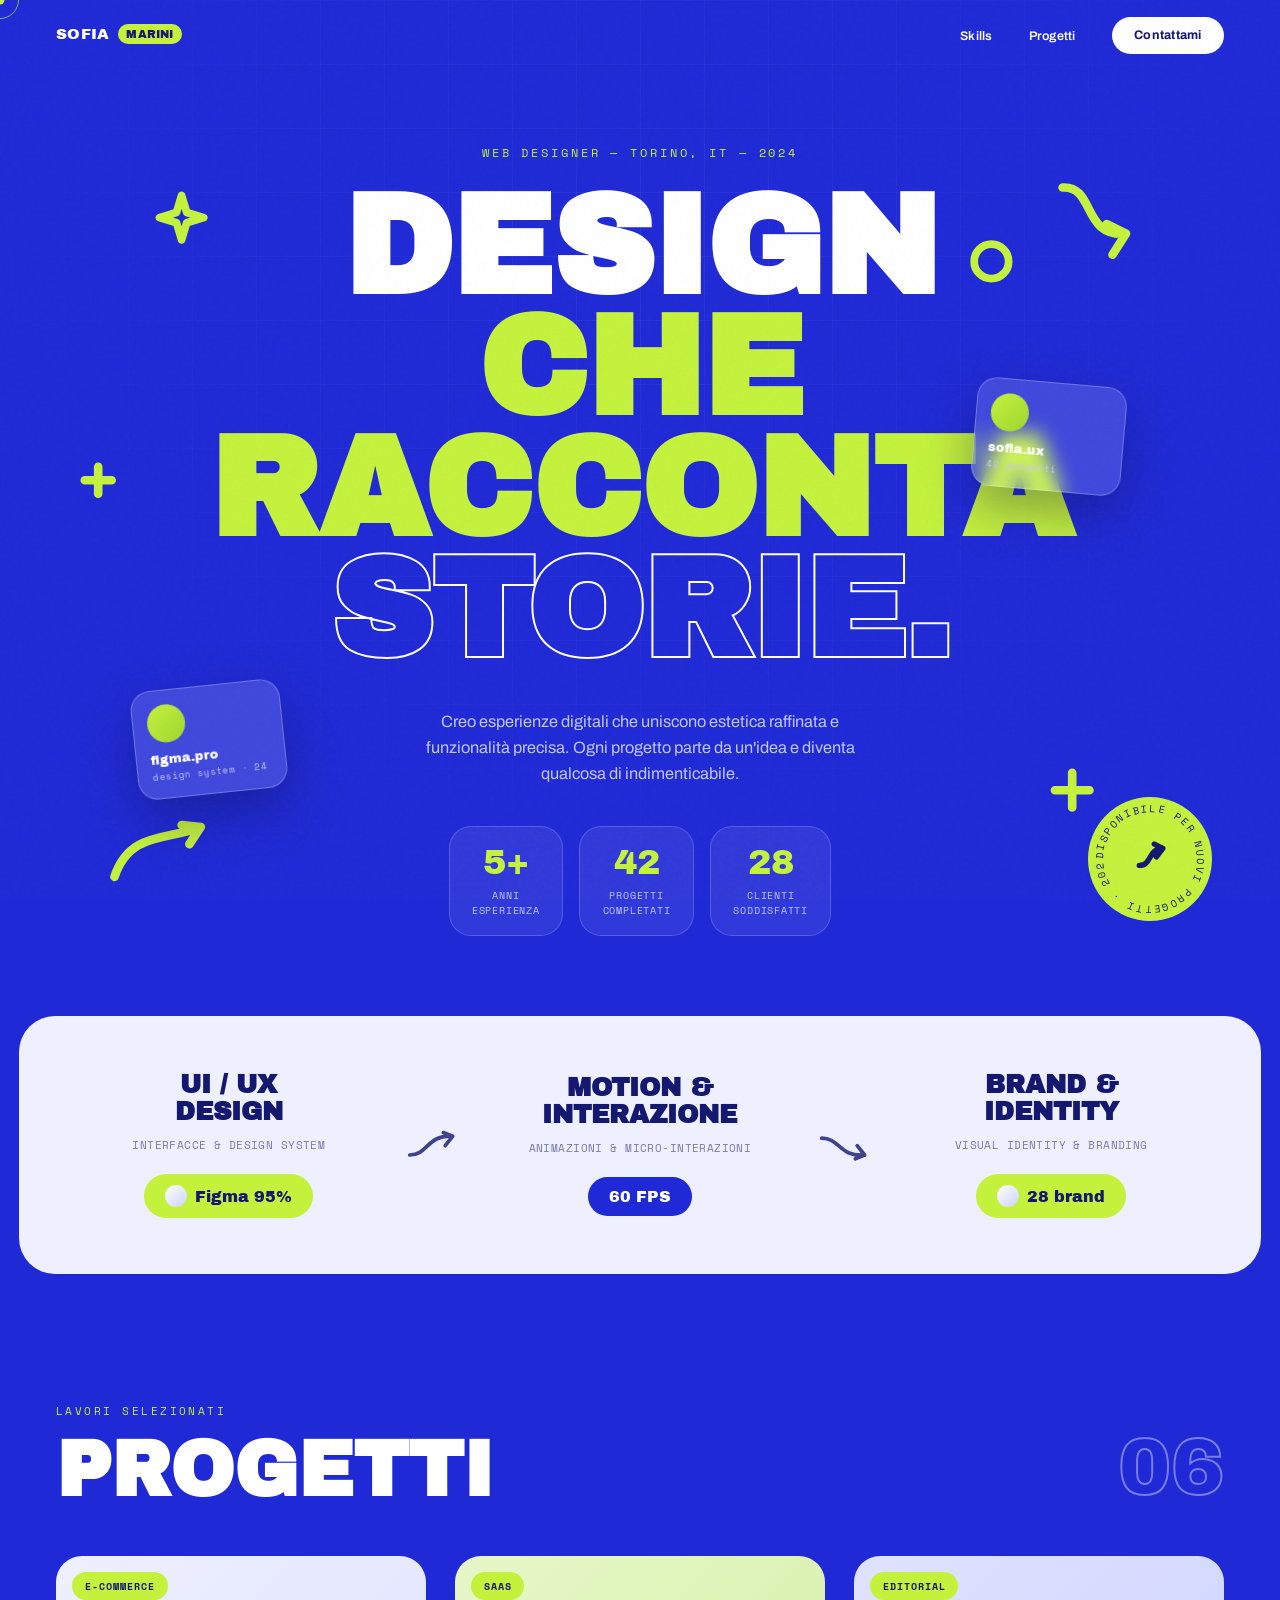
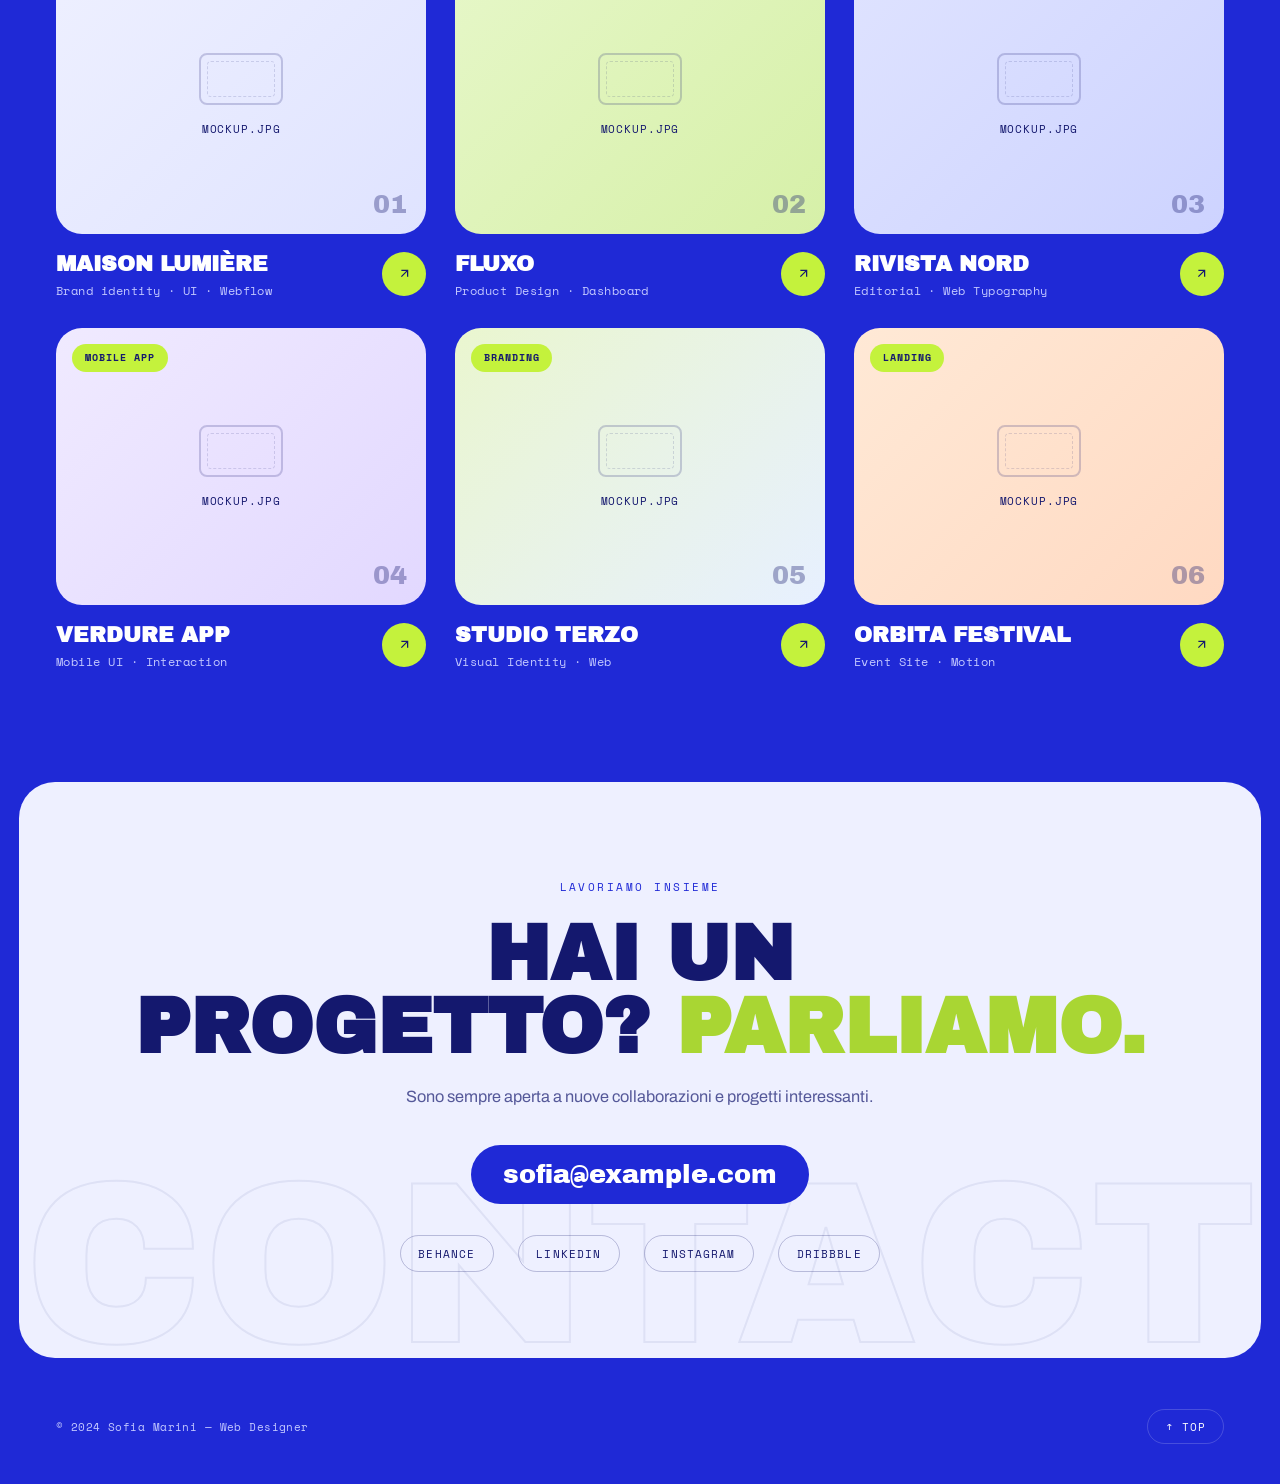
<file: index.html>
<!DOCTYPE html>
<html lang="it">
<head>
<meta charset="UTF-8">
<meta name="viewport" content="width=device-width, initial-scale=1.0">
<title>Sofia Marini — Web Designer</title>
<link rel="preconnect" href="https://fonts.googleapis.com">
<link rel="preconnect" href="https://fonts.gstatic.com" crossorigin>
<link href="https://fonts.googleapis.com/css2?family=Archivo+Black&family=Archivo:wght@400;500;600;700;800;900&family=Space+Mono:wght@400;700&display=swap" rel="stylesheet">
<style>
*, *::before, *::after { margin: 0; padding: 0; box-sizing: border-box; }

:root {
  --bg: #1f29d6;
  --bg-deep: #161fb0;
  --surface: #2630e0;
  --lime: #c4f23c;
  --lime-dim: #a9d633;
  --white: #ffffff;
  --soft: #ffffff;
  --soft-dim: #c3c8ff;
  --card: #eef0ff;
  --card-2: #dfe3ff;
  --ink: #14186e;
  --line: rgba(255,255,255,0.18);
  --line-hover: rgba(255,255,255,0.4);
  --display: 'Archivo Black', system-ui, sans-serif;
  --sans: 'Archivo', system-ui, sans-serif;
  --mono: 'Space Mono', monospace;
}

html { scroll-behavior: smooth; }
body {
  background: var(--bg);
  color: var(--soft);
  font-family: var(--sans);
  font-weight: 400;
  overflow-x: hidden;
  cursor: none;
}

/* Custom cursor */
.cursor {
  position: fixed; width: 9px; height: 9px;
  background: var(--lime); border-radius: 50%;
  pointer-events: none; z-index: 9999;
  transform: translate(-50%, -50%);
  transition: transform .1s, width .3s, height .3s;
}
.cursor-ring {
  position: fixed; width: 38px; height: 38px;
  border: 1.5px solid var(--lime); border-radius: 50%;
  pointer-events: none; z-index: 9998;
  transform: translate(-50%, -50%);
  transition: transform .18s ease-out, width .3s, height .3s, opacity .3s;
  opacity: .65;
}
.cursor.hover { width: 16px; height: 16px; }
.cursor-ring.hover { width: 60px; height: 60px; opacity: .35; }

/* Grid + noise atmosphere */
body::before {
  content: ''; position: fixed; inset: 0; z-index: 0; pointer-events: none;
  background-image:
    linear-gradient(rgba(255,255,255,.05) 1px, transparent 1px),
    linear-gradient(90deg, rgba(255,255,255,.05) 1px, transparent 1px);
  background-size: 64px 64px;
  mask-image: radial-gradient(circle at 50% 30%, #000 0%, transparent 75%);
}
body::after {
  content: ''; position: fixed; inset: 0; z-index: 9000; pointer-events: none; opacity: .5;
  background-image: url("data:image/svg+xml,%3Csvg viewBox='0 0 256 256' xmlns='http://www.w3.org/2000/svg'%3E%3Cfilter id='n'%3E%3CfeTurbulence type='fractalNoise' baseFrequency='0.9' numOctaves='4' stitchTiles='stitch'/%3E%3C/filter%3E%3Crect width='100%25' height='100%25' filter='url(%23n)' opacity='0.05'/%3E%3C/svg%3E");
}
section, nav, footer { position: relative; z-index: 1; }

/* NAV */
nav {
  position: fixed; top: 0; left: 0; right: 0; z-index: 100;
  display: flex; justify-content: space-between; align-items: center;
  padding: 1.5rem 3.5rem;
}
.nav-logo {
  display: inline-flex; align-items: center; gap: .5rem;
  font-family: var(--display); font-size: .95rem;
  color: var(--white); text-decoration: none; letter-spacing: .02em;
}
.nav-logo .badge {
  background: var(--lime); color: var(--ink);
  font-family: var(--display); font-size: .7rem;
  padding: .25rem .55rem; border-radius: 999px; letter-spacing: .02em;
}
.nav-links { display: flex; gap: 2.25rem; list-style: none; align-items: center; }
.nav-links a {
  font-family: var(--sans); font-size: .78rem; font-weight: 600;
  color: var(--soft); text-decoration: none; letter-spacing: .02em;
  transition: color .3s;
}
.nav-links a:hover { color: var(--lime); }
.nav-cta {
  background: var(--white); color: var(--ink) !important;
  padding: .7rem 1.4rem; border-radius: 999px; font-weight: 700 !important;
  transition: background .3s, color .3s, transform .3s;
}
.nav-cta:hover { background: var(--lime); transform: translateY(-2px); }

/* HERO — CENTERED */
#hero {
  min-height: 100vh; display: flex; flex-direction: column;
  align-items: center; justify-content: center; text-align: center;
  padding: 9rem 3.5rem 5rem; overflow: hidden;
}
.hero-inner { position: relative; width: 100%; max-width: 1100px; }
.hero-eyebrow {
  font-family: var(--mono); font-size: .72rem; letter-spacing: .25em;
  color: var(--lime); text-transform: uppercase; margin-bottom: 1.6rem;
  opacity: 0; transform: translateY(20px); animation: fadeUp .8s .3s ease forwards;
}
.hero-title {
  font-family: var(--display);
  font-size: clamp(3.2rem, 11vw, 9.5rem);
  line-height: .86; color: var(--white); text-transform: uppercase;
  letter-spacing: -.01em; position: relative; z-index: 2;
  opacity: 0; transform: translateY(40px); animation: fadeUp 1s .5s ease forwards;
}
.hero-title .lime { color: var(--lime); }
.hero-title .outline { color: transparent; -webkit-text-stroke: 2px var(--white); }

.hero-desc {
  max-width: 480px; margin: 2.4rem auto 0; font-size: 1.02rem; line-height: 1.6;
  color: var(--soft-dim); position: relative; z-index: 2;
  opacity: 0; transform: translateY(20px); animation: fadeUp .8s .9s ease forwards;
}
.hero-stats {
  display: flex; gap: 1rem; justify-content: center; margin-top: 2.4rem;
  flex-wrap: wrap; position: relative; z-index: 2;
  opacity: 0; transform: translateY(20px); animation: fadeUp .8s 1.05s ease forwards;
}
.stat {
  background: rgba(255,255,255,.08); border: 1px solid var(--line);
  border-radius: 22px; padding: 1.1rem 1.4rem; backdrop-filter: blur(6px); min-width: 110px;
}
.stat-num { display: block; font-family: var(--display); font-size: 2.2rem; color: var(--lime); line-height: 1; }
.stat-label { font-family: var(--mono); font-size: .62rem; letter-spacing: .08em; text-transform: uppercase; color: var(--soft-dim); margin-top: .5rem; display: block; }

/* Floating decorations */
.deco { position: absolute; z-index: 1; pointer-events: none; }
.deco svg { display: block; width: 100%; height: 100%; overflow: visible; }
.deco .stroke { stroke: var(--lime); stroke-width: 9; fill: none; stroke-linecap: round; stroke-linejoin: round; }

.deco-arrow-1 { top: 4%; right: 2%; width: clamp(70px,9vw,130px); animation: float1 6s ease-in-out infinite; }
.deco-arrow-2 { bottom: 6%; left: 1%; width: clamp(70px,9vw,130px); animation: float2 7s ease-in-out infinite; }
.deco-star  { top: 6%; left: 6%; width: clamp(34px,4vw,60px); animation: float3 5s ease-in-out infinite; }
.deco-spark { bottom: 16%; right: 9%; width: clamp(26px,3vw,46px); animation: float1 5.5s ease-in-out infinite; }
.deco-plus  { top: 40%; left: -1%; width: clamp(24px,3vw,42px); animation: float2 6.5s ease-in-out infinite; }
.deco-ring  { top: 12%; right: 16%; width: clamp(30px,3.5vw,52px); animation: float3 8s ease-in-out infinite; }

/* spinning badge floating top-area */
.spin-badge {
  position: absolute; right: -2%; bottom: 2%; width: clamp(92px,10vw,124px); height: clamp(92px,10vw,124px);
  z-index: 3; opacity: 0; animation: fadeUp 1s 1.3s ease forwards;
}
.spin-badge .ring { animation: spin 16s linear infinite; transform-origin: center; }
.spin-badge text { font-family: var(--mono); font-size: 9.5px; letter-spacing: 2px; fill: var(--ink); text-transform: uppercase; }
.spin-badge .disc { fill: var(--lime); }
.spin-badge .arrow { stroke: var(--ink); stroke-width: 5; fill: none; stroke-linecap: round; }

/* floating mini profile card like screenshot */
.float-card {
  position: absolute; z-index: 3; width: 150px; padding: .9rem;
  background: rgba(255,255,255,.14); border: 1px solid rgba(255,255,255,.25);
  border-radius: 20px; backdrop-filter: blur(10px); text-align: left;
  box-shadow: 0 20px 50px rgba(10,12,60,.35);
}
.float-card.fc-1 { left: 4%; bottom: 18%; transform: rotate(-6deg); animation: float2 7s ease-in-out infinite; }
.float-card.fc-2 { right: 6%; top: 30%; transform: rotate(5deg); animation: float1 8s ease-in-out infinite; }
.fc-ava { width: 38px; height: 38px; border-radius: 50%; background: linear-gradient(135deg,var(--lime),#9fd62e); margin-bottom: .6rem; }
.fc-name { font-family: var(--display); font-size: .8rem; color: var(--white); }
.fc-meta { font-family: var(--mono); font-size: .58rem; color: var(--soft-dim); margin-top: .2rem; letter-spacing: .04em; }

/* SKILL BLOCKS — like screenshot 3 cards on white panel */
#blocks { padding: 0 1.2rem 7rem; }
.blocks-panel {
  background: var(--card); border-radius: 36px; padding: 3.5rem 3rem;
  display: grid; grid-template-columns: 1fr auto 1fr auto 1fr; align-items: center; gap: 1rem;
}
.sk-block { text-align: center; padding: 0 1rem; }
.sk-title { font-family: var(--display); font-size: clamp(1.2rem,2vw,1.6rem); color: var(--ink); text-transform: uppercase; line-height: 1.05; }
.sk-sub { font-family: var(--mono); font-size: .66rem; letter-spacing: .04em; color: rgba(20,24,110,.55); margin: .7rem 0 1.3rem; text-transform: uppercase; }
.sk-chip {
  display: inline-flex; align-items: center; gap: .5rem;
  font-family: var(--display); font-size: 1rem; color: var(--ink);
  background: var(--lime); padding: .7rem 1.3rem; border-radius: 999px;
}
.sk-chip.dark { background: var(--bg); color: var(--white); }
.sk-chip .ava { width: 22px; height: 22px; border-radius: 50%; background: linear-gradient(135deg,#fff,#cdd3ff); }
.sk-arrow { width: 56px; }
.sk-arrow svg { display:block; width:100%; overflow: visible; }
.sk-arrow path { stroke: var(--ink); stroke-width: 4; fill: none; stroke-linecap: round; stroke-linejoin: round; opacity: .8; }

/* PROJECTS — GRID, all visible */
#projects { padding: 1rem 3.5rem 7rem; }
.section-header { display: flex; justify-content: space-between; align-items: flex-end; margin-bottom: 3rem; flex-wrap: wrap; gap: 1rem; }
.section-label { font-family: var(--mono); font-size: .7rem; letter-spacing: .22em; text-transform: uppercase; color: var(--lime); margin-bottom: 1rem; }
.section-title { font-family: var(--display); font-size: clamp(2.4rem, 6vw, 5rem); color: var(--white); text-transform: uppercase; line-height: .95; }
.section-count { font-family: var(--display); font-size: 5rem; line-height: 1; color: transparent; -webkit-text-stroke: 2px var(--line-hover); }

.projects-grid { display: grid; grid-template-columns: repeat(3, 1fr); gap: 1.8rem; }
.project-card { min-width: 0; }
.card-image {
  position: relative; overflow: hidden; border-radius: 26px;
  aspect-ratio: 4/3; background: var(--card); margin-bottom: 1.1rem;
}
.card-image img { width: 100%; height: 100%; object-fit: cover; display: block; transition: transform .6s ease; }
.project-card:hover .card-image img { transform: scale(1.05); }
.card-overlay { position: absolute; inset: 0; background: linear-gradient(180deg, transparent 45%, rgba(20,24,110,.55) 100%); opacity: 0; transition: opacity .4s; }
.project-card:hover .card-overlay { opacity: 1; }
.card-tag {
  position: absolute; top: 1rem; left: 1rem; font-family: var(--mono);
  font-size: .62rem; letter-spacing: .1em; text-transform: uppercase;
  background: var(--lime); color: var(--ink); padding: .4rem .8rem; border-radius: 999px; font-weight: 700;
}
.card-num { position: absolute; bottom: 1rem; right: 1.2rem; font-family: var(--display); font-size: 1.6rem; color: rgba(20,24,110,.35); }

.card-placeholder { width: 100%; height: 100%; display: flex; align-items: center; justify-content: center; }
.placeholder-1 { background: linear-gradient(135deg,#eef0ff,#dfe3ff); }
.placeholder-2 { background: linear-gradient(135deg,#e6f7c8,#d6f0a8); }
.placeholder-3 { background: linear-gradient(135deg,#dfe3ff,#cdd3ff); }
.placeholder-4 { background: linear-gradient(135deg,#f0eaff,#e2d8ff); }
.placeholder-5 { background: linear-gradient(135deg,#eaf6cf,#e7f0ff); }
.placeholder-6 { background: linear-gradient(135deg,#ffe9d6,#ffd9c2); }
.ph-inner { display: flex; flex-direction: column; align-items: center; gap: 1rem; }
.ph-frame { width: 84px; height: 52px; border: 2px solid rgba(20,24,110,.2); border-radius: 8px; position: relative; }
.ph-frame::before { content: ''; position: absolute; inset: 6px; border: 1.5px dashed rgba(20,24,110,.14); border-radius: 4px; }
.card-placeholder span { font-family: var(--mono); font-size: .68rem; letter-spacing: .08em; color: var(--ink); text-transform: uppercase; }

.card-meta { display: flex; justify-content: space-between; align-items: flex-start; gap: 1rem; }
.card-title { font-family: var(--display); font-size: 1.35rem; color: var(--white); line-height: 1.15; margin-bottom: .35rem; text-transform: uppercase; }
.card-role { font-family: var(--mono); font-size: .72rem; letter-spacing: .04em; color: var(--soft-dim); }
.card-arrow {
  width: 44px; height: 44px; border: none; background: var(--lime);
  border-radius: 50%; display: flex; align-items: center; justify-content: center;
  flex-shrink: 0; transition: transform .3s; cursor: pointer; text-decoration: none;
}
.card-arrow:hover { transform: rotate(45deg); }
.card-arrow svg { width: 15px; height: 15px; stroke: var(--ink); fill: none; stroke-width: 2; }

/* CONTACT */
#contact {
  margin: 0 1.2rem 1.2rem; padding: 6rem 3.5rem; border-radius: 36px;
  background: var(--card); color: var(--ink); text-align: center;
  position: relative; overflow: hidden;
}
.contact-bg-text {
  position: absolute; bottom: -2rem; left: 50%; transform: translateX(-50%);
  font-family: var(--display); font-size: clamp(7rem,18vw,20rem); white-space: nowrap;
  color: transparent; -webkit-text-stroke: 2px rgba(20,24,110,.07); pointer-events: none; user-select: none;
}
.contact-label { font-family: var(--mono); font-size: .7rem; letter-spacing: .22em; text-transform: uppercase; color: var(--bg); margin-bottom: 1.5rem; }
.contact-title { font-family: var(--display); font-size: clamp(2.6rem,6vw,6.5rem); color: var(--ink); line-height: .95; margin-bottom: 1.4rem; text-transform: uppercase; position: relative; }
.contact-title .lime-ink { color: var(--lime-dim); }
.contact-sub { font-size: 1.02rem; color: rgba(20,24,110,.7); margin-bottom: 2.5rem; position: relative; }
.contact-email {
  display: inline-block; background: var(--bg); color: var(--white);
  font-family: var(--display); font-size: clamp(1rem,2.2vw,1.6rem);
  text-decoration: none; padding: 1rem 2rem; border-radius: 999px;
  transition: background .3s, color .3s, transform .3s; position: relative;
}
.contact-email:hover { background: var(--lime); color: var(--ink); transform: translateY(-3px); }
.social-links { display: flex; justify-content: center; gap: 1.5rem; margin-top: 2.5rem; list-style: none; flex-wrap: wrap; position: relative; }
.social-links a {
  font-family: var(--mono); font-size: .7rem; letter-spacing: .1em; text-transform: uppercase;
  color: var(--ink); text-decoration: none; border: 1.5px solid rgba(20,24,110,.25);
  padding: .55rem 1.1rem; border-radius: 999px; transition: background .3s, color .3s;
}
.social-links a:hover { background: var(--bg); color: var(--white); border-color: var(--bg); }

/* FOOTER */
footer { padding: 2rem 3.5rem 2.5rem; display: flex; justify-content: space-between; align-items: center; flex-wrap: wrap; gap: 1rem; }
.footer-copy { font-family: var(--mono); font-size: .68rem; color: var(--soft-dim); letter-spacing: .04em; }
.footer-back { font-family: var(--mono); font-size: .68rem; letter-spacing: .08em; text-transform: uppercase; color: var(--white); text-decoration: none; border: 1.5px solid var(--line); padding: .55rem 1.1rem; border-radius: 999px; transition: background .3s, color .3s; }
.footer-back:hover { background: var(--lime); color: var(--ink); border-color: var(--lime); }

/* ANIMATIONS */
@keyframes fadeUp { to { opacity: 1; transform: translateY(0); } }
@keyframes spin { to { transform: rotate(360deg); } }
@keyframes float1 { 0%,100% { transform: translateY(0) rotate(0deg); } 50% { transform: translateY(-18px) rotate(6deg); } }
@keyframes float2 { 0%,100% { transform: translateY(0) rotate(-4deg); } 50% { transform: translateY(16px) rotate(2deg); } }
@keyframes float3 { 0%,100% { transform: translateY(0) rotate(0deg); } 50% { transform: translateY(-12px) rotate(-8deg); } }
.reveal { opacity: 0; transform: translateY(30px); transition: opacity .8s ease, transform .8s ease; }
.reveal.visible { opacity: 1; transform: none; }
.reveal-delay-1 { transition-delay: .1s; }
.reveal-delay-2 { transition-delay: .2s; }
.reveal-delay-3 { transition-delay: .3s; }

@media (max-width: 1024px) {
  .projects-grid { grid-template-columns: repeat(2, 1fr); }
}
@media (max-width: 860px) {
  nav { padding: 1.2rem 1.5rem; }
  .nav-links { gap: 1.1rem; }
  .nav-links li:not(:last-child) { display: none; }
  #hero { padding: 8rem 1.5rem 4rem; }
  #blocks { padding: 0 .6rem 4rem; }
  .blocks-panel { grid-template-columns: 1fr; padding: 2.5rem 1.5rem; gap: 2rem; }
  .sk-arrow { transform: rotate(90deg); margin: 0 auto; }
  #projects { padding: 1rem 1.5rem 5rem; }
  .projects-grid { grid-template-columns: 1fr; }
  .float-card { display: none; }
  .deco-plus, .deco-ring { display: none; }
  #contact { margin: 0 .6rem .6rem; padding: 4rem 1.5rem; }
  body { cursor: auto; }
  .cursor, .cursor-ring { display: none; }
}
</style>
</head>
<body>
<div class="cursor" id="cursor"></div>
<div class="cursor-ring" id="cursorRing"></div>

<!-- NAV -->
<nav>
  <a href="#hero" class="nav-logo">SOFIA <span class="badge">MARINI</span></a>
  <ul class="nav-links">
    <li><a href="#blocks">Skills</a></li>
    <li><a href="#projects">Progetti</a></li>
    <li><a href="#contact" class="nav-cta">Contattami</a></li>
  </ul>
</nav>

<!-- HERO -->
<section id="hero">
  <div class="hero-inner">

    <!-- floating decorations -->
    <div class="deco deco-arrow-1"><svg viewBox="0 0 120 90"><path class="stroke" d="M10 12 C 44 10, 30 64, 76 60 M76 60 L56 50 M76 60 L62 82"/></svg></div>
    <div class="deco deco-arrow-2"><svg viewBox="0 0 120 90"><path class="stroke" d="M14 78 C 30 30, 70 40, 104 26 M104 26 L84 24 M104 26 L92 44"/></svg></div>
    <div class="deco deco-star"><svg viewBox="0 0 60 60"><path class="stroke" d="M30 4 L36 24 L56 30 L36 36 L30 56 L24 36 L4 30 L24 24 Z"/></svg></div>
    <div class="deco deco-spark"><svg viewBox="0 0 40 40"><path class="stroke" d="M20 2 L20 38 M2 20 L38 20"/></svg></div>
    <div class="deco deco-plus"><svg viewBox="0 0 40 40"><path class="stroke" d="M20 6 L20 34 M6 20 L34 20"/></svg></div>
    <div class="deco deco-ring"><svg viewBox="0 0 52 52"><circle class="stroke" cx="26" cy="26" r="20"/></svg></div>

    <!-- floating profile cards -->
    <div class="float-card fc-1"><div class="fc-ava"></div><div class="fc-name">figma.pro</div><div class="fc-meta">design system · 24</div></div>
    <div class="float-card fc-2"><div class="fc-ava"></div><div class="fc-name">sofia.ux</div><div class="fc-meta">42 progetti</div></div>

    <p class="hero-eyebrow">Web Designer — Torino, IT — 2024</p>
    <h1 class="hero-title">
      Design<br>
      <span class="lime">che racconta</span><br>
      <span class="outline">storie.</span>
    </h1>

    <p class="hero-desc">
      Creo esperienze digitali che uniscono estetica raffinata e funzionalità precisa.
      Ogni progetto parte da un'idea e diventa qualcosa di indimenticabile.
    </p>

    <div class="hero-stats">
      <div class="stat"><span class="stat-num">5+</span><span class="stat-label">Anni<br>esperienza</span></div>
      <div class="stat"><span class="stat-num">42</span><span class="stat-label">Progetti<br>completati</span></div>
      <div class="stat"><span class="stat-num">28</span><span class="stat-label">Clienti<br>soddisfatti</span></div>
    </div>

    <svg class="spin-badge" viewBox="0 0 116 116">
      <g class="ring">
        <circle class="disc" cx="58" cy="58" r="58"/>
        <path id="circlePath" d="M58,58 m-44,0 a44,44 0 1,1 88,0 a44,44 0 1,1 -88,0" fill="none"/>
        <text><textPath href="#circlePath">DISPONIBILE PER NUOVI PROGETTI · 2024 · </textPath></text>
      </g>
      <path class="arrow" d="M48 64 C 60 64, 56 48, 70 48 M70 48 L62 44 M70 48 L64 56"/>
    </svg>

  </div>
</section>

<!-- SKILL BLOCKS -->
<section id="blocks">
  <div class="blocks-panel reveal">

    <div class="sk-block">
      <h3 class="sk-title">UI / UX<br>Design</h3>
      <p class="sk-sub">Interfacce & design system</p>
      <span class="sk-chip"><span class="ava"></span>Figma 95%</span>
    </div>

    <div class="sk-arrow">
      <svg viewBox="0 0 60 40"><path d="M4 30 C 24 30, 22 8, 50 10 M50 10 L40 6 M50 10 L42 20"/></svg>
    </div>

    <div class="sk-block">
      <h3 class="sk-title">Motion &<br>Interazione</h3>
      <p class="sk-sub">Animazioni & micro-interazioni</p>
      <span class="sk-chip dark">60 FPS</span>
    </div>

    <div class="sk-arrow">
      <svg viewBox="0 0 60 40"><path d="M4 12 C 24 12, 22 32, 50 30 M50 30 L40 34 M50 30 L42 20"/></svg>
    </div>

    <div class="sk-block">
      <h3 class="sk-title">Brand &<br>Identity</h3>
      <p class="sk-sub">Visual identity & branding</p>
      <span class="sk-chip"><span class="ava"></span>28 brand</span>
    </div>

  </div>
</section>

<!-- PROJECTS -->
<section id="projects">
  <div class="section-header reveal">
    <div>
      <p class="section-label">Lavori selezionati</p>
      <h2 class="section-title">Progetti</h2>
    </div>
    <div class="section-count">06</div>
  </div>

  <div class="projects-grid">

    <!-- PROJECT 1 -->
    <div class="project-card reveal">
      <div class="card-image">
        <div class="card-placeholder placeholder-1"><div class="ph-inner"><div class="ph-frame"></div><span>mockup.jpg</span></div></div>
        <span class="card-tag">E-commerce</span><span class="card-num">01</span><div class="card-overlay"></div>
      </div>
      <div class="card-meta">
        <div><h3 class="card-title">Maison Lumière</h3><p class="card-role">Brand identity · UI · Webflow</p></div>
        <a href="progetto-1.html" class="card-arrow" aria-label="Apri progetto"><svg viewBox="0 0 24 24"><line x1="7" y1="17" x2="17" y2="7"/><polyline points="7 7 17 7 17 17"/></svg></a>
      </div>
    </div>

    <!-- PROJECT 2 -->
    <div class="project-card reveal reveal-delay-1">
      <div class="card-image">
        <div class="card-placeholder placeholder-2"><div class="ph-inner"><div class="ph-frame"></div><span>mockup.jpg</span></div></div>
        <span class="card-tag">SaaS</span><span class="card-num">02</span><div class="card-overlay"></div>
      </div>
      <div class="card-meta">
        <div><h3 class="card-title">Fluxo</h3><p class="card-role">Product Design · Dashboard</p></div>
        <a href="progetto-2.html" class="card-arrow" aria-label="Apri progetto"><svg viewBox="0 0 24 24"><line x1="7" y1="17" x2="17" y2="7"/><polyline points="7 7 17 7 17 17"/></svg></a>
      </div>
    </div>

    <!-- PROJECT 3 -->
    <div class="project-card reveal reveal-delay-2">
      <div class="card-image">
        <div class="card-placeholder placeholder-3"><div class="ph-inner"><div class="ph-frame"></div><span>mockup.jpg</span></div></div>
        <span class="card-tag">Editorial</span><span class="card-num">03</span><div class="card-overlay"></div>
      </div>
      <div class="card-meta">
        <div><h3 class="card-title">Rivista Nord</h3><p class="card-role">Editorial · Web Typography</p></div>
        <a href="progetto-3.html" class="card-arrow" aria-label="Apri progetto"><svg viewBox="0 0 24 24"><line x1="7" y1="17" x2="17" y2="7"/><polyline points="7 7 17 7 17 17"/></svg></a>
      </div>
    </div>

    <!-- PROJECT 4 -->
    <div class="project-card reveal">
      <div class="card-image">
        <div class="card-placeholder placeholder-4"><div class="ph-inner"><div class="ph-frame"></div><span>mockup.jpg</span></div></div>
        <span class="card-tag">Mobile App</span><span class="card-num">04</span><div class="card-overlay"></div>
      </div>
      <div class="card-meta">
        <div><h3 class="card-title">Verdure App</h3><p class="card-role">Mobile UI · Interaction</p></div>
        <a href="progetto-4.html" class="card-arrow" aria-label="Apri progetto"><svg viewBox="0 0 24 24"><line x1="7" y1="17" x2="17" y2="7"/><polyline points="7 7 17 7 17 17"/></svg></a>
      </div>
    </div>

    <!-- PROJECT 5 -->
    <div class="project-card reveal reveal-delay-1">
      <div class="card-image">
        <div class="card-placeholder placeholder-5"><div class="ph-inner"><div class="ph-frame"></div><span>mockup.jpg</span></div></div>
        <span class="card-tag">Branding</span><span class="card-num">05</span><div class="card-overlay"></div>
      </div>
      <div class="card-meta">
        <div><h3 class="card-title">Studio Terzo</h3><p class="card-role">Visual Identity · Web</p></div>
        <a href="progetto-5.html" class="card-arrow" aria-label="Apri progetto"><svg viewBox="0 0 24 24"><line x1="7" y1="17" x2="17" y2="7"/><polyline points="7 7 17 7 17 17"/></svg></a>
      </div>
    </div>

    <!-- PROJECT 6 -->
    <div class="project-card reveal reveal-delay-2">
      <div class="card-image">
        <div class="card-placeholder placeholder-6"><div class="ph-inner"><div class="ph-frame"></div><span>mockup.jpg</span></div></div>
        <span class="card-tag">Landing</span><span class="card-num">06</span><div class="card-overlay"></div>
      </div>
      <div class="card-meta">
        <div><h3 class="card-title">Orbita Festival</h3><p class="card-role">Event Site · Motion</p></div>
        <a href="progetto-6.html" class="card-arrow" aria-label="Apri progetto"><svg viewBox="0 0 24 24"><line x1="7" y1="17" x2="17" y2="7"/><polyline points="7 7 17 7 17 17"/></svg></a>
      </div>
    </div>

  </div>
</section>

<!-- CONTACT -->
<section id="contact">
  <div class="contact-bg-text">CONTACT</div>
  <p class="contact-label reveal">Lavoriamo insieme</p>
  <h2 class="contact-title reveal reveal-delay-1">Hai un<br>progetto? <span class="lime-ink">Parliamo.</span></h2>
  <p class="contact-sub reveal reveal-delay-2">Sono sempre aperta a nuove collaborazioni e progetti interessanti.</p>
  <a href="mailto:sofia@example.com" class="contact-email reveal reveal-delay-3">sofia@example.com</a>
  <ul class="social-links reveal reveal-delay-3">
    <li><a href="#">Behance</a></li>
    <li><a href="#">LinkedIn</a></li>
    <li><a href="#">Instagram</a></li>
    <li><a href="#">Dribbble</a></li>
  </ul>
</section>

<!-- FOOTER -->
<footer>
  <span class="footer-copy">© 2024 Sofia Marini — Web Designer</span>
  <a href="#hero" class="footer-back">↑ Top</a>
</footer>

<script>
// Custom cursor
const cursor = document.getElementById('cursor');
const ring = document.getElementById('cursorRing');
let mx = 0, my = 0, rx = 0, ry = 0;
document.addEventListener('mousemove', e => {
  mx = e.clientX; my = e.clientY;
  cursor.style.left = mx + 'px'; cursor.style.top = my + 'px';
});
function animateRing() {
  rx += (mx - rx) * 0.12; ry += (my - ry) * 0.12;
  ring.style.left = rx + 'px'; ring.style.top = ry + 'px';
  requestAnimationFrame(animateRing);
}
animateRing();
document.querySelectorAll('a, button, .card-arrow').forEach(el => {
  el.addEventListener('mouseenter', () => { cursor.classList.add('hover'); ring.classList.add('hover'); });
  el.addEventListener('mouseleave', () => { cursor.classList.remove('hover'); ring.classList.remove('hover'); });
});

// Reveal on scroll
const reveals = document.querySelectorAll('.reveal');
const observer = new IntersectionObserver(entries => {
  entries.forEach(e => { if (e.isIntersecting) { e.target.classList.add('visible'); observer.unobserve(e.target); } });
}, { threshold: 0.12 });
reveals.forEach(el => observer.observe(el));

// Nav background on scroll
const nav = document.querySelector('nav');
window.addEventListener('scroll', () => {
  const scrolled = window.scrollY > 80;
  nav.style.background = scrolled ? 'rgba(22,31,176,0.9)' : 'transparent';
  nav.style.backdropFilter = scrolled ? 'blur(12px)' : 'none';
  nav.style.transition = 'background .4s, backdrop-filter .4s';
});
</script>
</body>
</html>
</file>
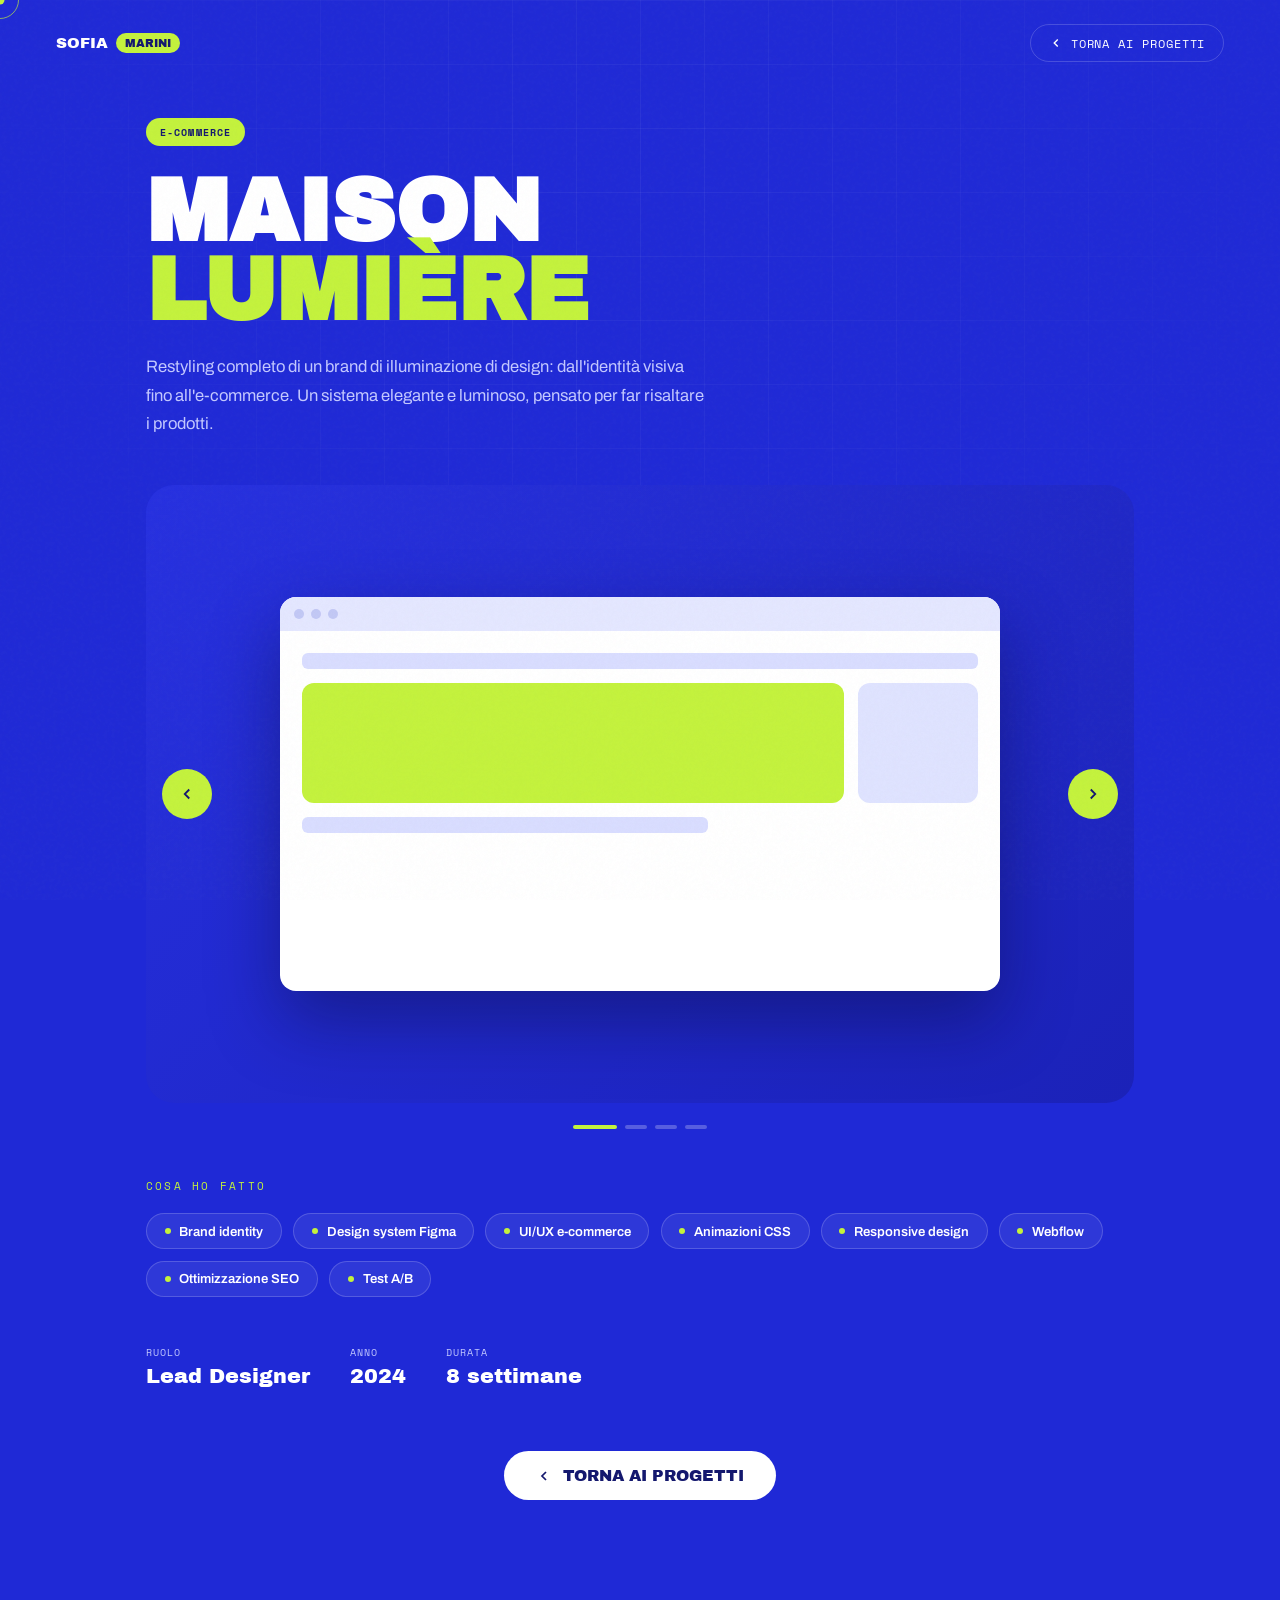
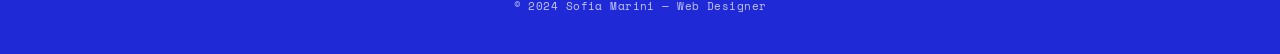
<file: progetto-1.html>
<!DOCTYPE html>
<html lang="it">
<head>
<meta charset="UTF-8">
<meta name="viewport" content="width=device-width, initial-scale=1.0">
<title>Maison Lumière — Sofia Marini</title>
<link rel="preconnect" href="https://fonts.googleapis.com">
<link rel="preconnect" href="https://fonts.gstatic.com" crossorigin>
<link href="https://fonts.googleapis.com/css2?family=Archivo+Black&family=Archivo:wght@400;500;600;700;800;900&family=Space+Mono:wght@400;700&display=swap" rel="stylesheet">
<link rel="stylesheet" href="project.css">
</head>
<body>
<div class="cursor" id="cursor"></div>
<div class="cursor-ring" id="cursorRing"></div>

<nav>
  <a href="index.html" class="nav-logo">SOFIA <span class="badge">MARINI</span></a>
  <a href="index.html#projects" class="back-link">
    <svg viewBox="0 0 24 24"><polyline points="15 18 9 12 15 6"/></svg> Torna ai progetti
  </a>
</nav>

<main>
  <span class="proj-tag">E-commerce</span>
  <h1 class="proj-title">Maison<br><span class="lime">Lumière</span></h1>
  <p class="proj-intro">Restyling completo di un brand di illuminazione di design: dall'identità visiva fino all'e-commerce. Un sistema elegante e luminoso, pensato per far risaltare i prodotti.</p>

  <div class="carousel">
    <div class="carousel-window">
      <button class="carousel-btn prev" aria-label="Precedente"><svg viewBox="0 0 24 24"><polyline points="15 18 9 12 15 6"/></svg></button>
      <button class="carousel-btn next" aria-label="Successivo"><svg viewBox="0 0 24 24"><polyline points="9 18 15 12 9 6"/></svg></button>
      <div class="carousel-track">
        <div class="slide s-a">
          <div class="mockup"><div class="mockup-bar"><i></i><i></i><i></i></div><div class="mockup-body"><div class="mk-row"><div class="mk-bar mk-grow" style="width:40%"></div></div>
        <div class="mk-row"><div class="mk-block mk-grow" style="height:120px;background:#c4f23c"></div><div class="mk-block" style="width:120px;height:120px;background:#dfe3ff"></div></div>
        <div class="mk-row"><div class="mk-bar" style="width:60%"></div></div></div></div>
        </div>
        <div class="slide s-b">
          <div class="mockup"><div class="mockup-bar"><i></i><i></i><i></i></div><div class="mockup-body"><div class="mk-row"><div class="mk-block" style="width:90px;height:90px;border-radius:50%;background:#c4f23c"></div><div style="flex:1"><div class="mk-bar" style="width:70%;margin-bottom:10px"></div><div class="mk-bar" style="width:50%"></div></div></div>
        <div class="mk-row"><div class="mk-block mk-grow" style="height:80px;background:#e4e7ff"></div><div class="mk-block mk-grow" style="height:80px;background:#e4e7ff"></div><div class="mk-block mk-grow" style="height:80px;background:#1f29d6"></div></div></div></div>
        </div>
        <div class="slide s-c">
          <div class="mockup"><div class="mockup-bar"><i></i><i></i><i></i></div><div class="mockup-body"><div class="mk-row"><div class="mk-block" style="width:55%;height:150px;background:#1f29d6;border-radius:14px"></div><div style="flex:1;display:flex;flex-direction:column;gap:10px"><div class="mk-bar" style="width:100%"></div><div class="mk-bar" style="width:80%"></div><div class="mk-bar" style="width:90%"></div><div class="mk-block" style="width:120px;height:34px;background:#c4f23c;border-radius:999px;margin-top:6px"></div></div></div></div></div>
        </div>
        <div class="slide s-d">
          <div class="mockup"><div class="mockup-bar"><i></i><i></i><i></i></div><div class="mockup-body"><div class="mk-row"><div class="mk-bar mk-grow" style="width:30%"></div></div>
        <div class="mk-row"><div class="mk-block mk-grow" style="height:64px;background:#dfe3ff"></div><div class="mk-block mk-grow" style="height:64px;background:#dfe3ff"></div></div>
        <div class="mk-row"><div class="mk-block mk-grow" style="height:64px;background:#c4f23c"></div><div class="mk-block mk-grow" style="height:64px;background:#dfe3ff"></div></div></div></div>
        </div>
        
      </div>
    </div>
    <div class="carousel-dots"></div>
  </div>

  <p class="flags-label">Cosa ho fatto</p>
  <div class="flags">
    <span class="flag">Brand identity</span>
    <span class="flag">Design system Figma</span>
    <span class="flag">UI/UX e-commerce</span>
    <span class="flag">Animazioni CSS</span>
    <span class="flag">Responsive design</span>
    <span class="flag">Webflow</span>
    <span class="flag">Ottimizzazione SEO</span>
    <span class="flag">Test A/B</span>
  </div>

  <div class="facts">
    <div class="fact"><div class="k">Ruolo</div><div class="v">Lead Designer</div></div>
    <div class="fact"><div class="k">Anno</div><div class="v">2024</div></div>
    <div class="fact"><div class="k">Durata</div><div class="v">8 settimane</div></div>
  </div>

  <div class="back-bottom">
    <a href="index.html#projects" class="btn-back">
      <svg viewBox="0 0 24 24"><polyline points="15 18 9 12 15 6"/></svg> Torna ai progetti
    </a>
  </div>
</main>

<footer>
  <span class="footer-copy">© 2024 Sofia Marini — Web Designer</span>
</footer>

<script src="project.js"></script>
</body>
</html>
</file>
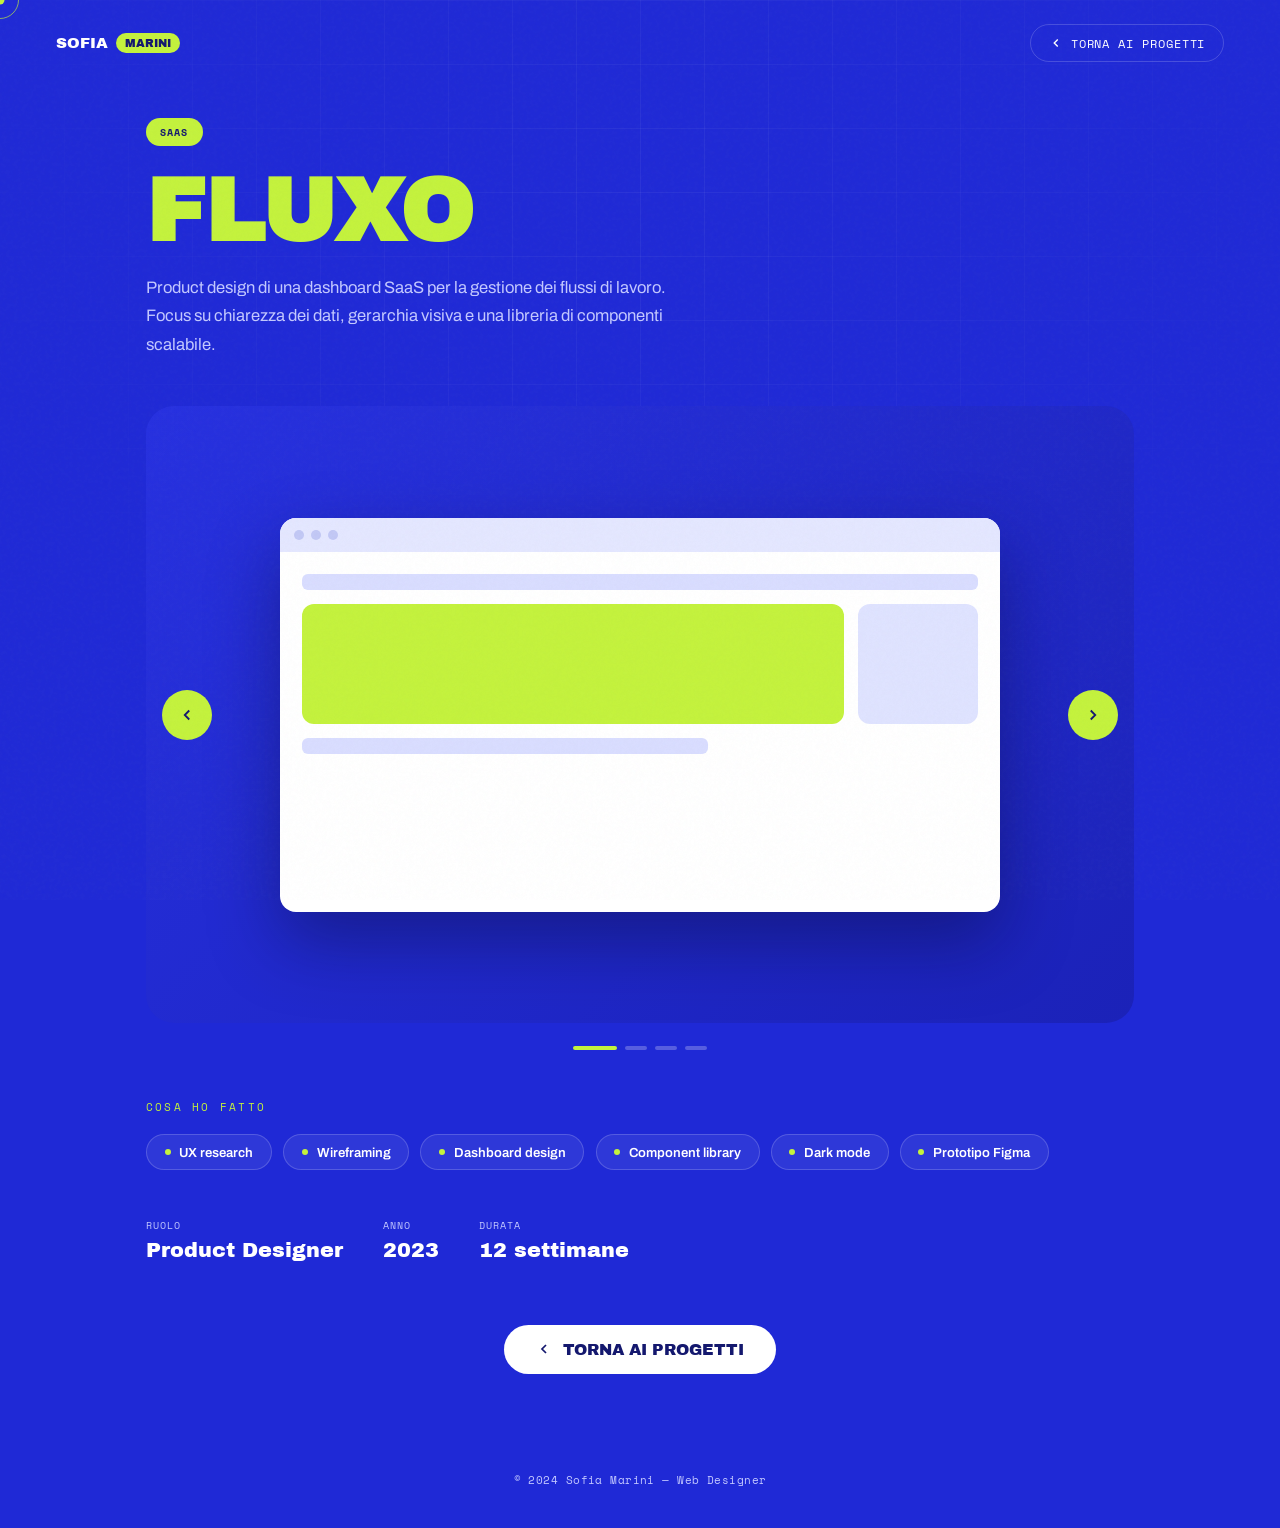
<file: progetto-2.html>
<!DOCTYPE html>
<html lang="it">
<head>
<meta charset="UTF-8">
<meta name="viewport" content="width=device-width, initial-scale=1.0">
<title>Fluxo — Sofia Marini</title>
<link rel="preconnect" href="https://fonts.googleapis.com">
<link rel="preconnect" href="https://fonts.gstatic.com" crossorigin>
<link href="https://fonts.googleapis.com/css2?family=Archivo+Black&family=Archivo:wght@400;500;600;700;800;900&family=Space+Mono:wght@400;700&display=swap" rel="stylesheet">
<link rel="stylesheet" href="project.css">
</head>
<body>
<div class="cursor" id="cursor"></div>
<div class="cursor-ring" id="cursorRing"></div>

<nav>
  <a href="index.html" class="nav-logo">SOFIA <span class="badge">MARINI</span></a>
  <a href="index.html#projects" class="back-link">
    <svg viewBox="0 0 24 24"><polyline points="15 18 9 12 15 6"/></svg> Torna ai progetti
  </a>
</nav>

<main>
  <span class="proj-tag">SaaS</span>
  <h1 class="proj-title"><span class="lime">Fluxo</span></h1>
  <p class="proj-intro">Product design di una dashboard SaaS per la gestione dei flussi di lavoro. Focus su chiarezza dei dati, gerarchia visiva e una libreria di componenti scalabile.</p>

  <div class="carousel">
    <div class="carousel-window">
      <button class="carousel-btn prev" aria-label="Precedente"><svg viewBox="0 0 24 24"><polyline points="15 18 9 12 15 6"/></svg></button>
      <button class="carousel-btn next" aria-label="Successivo"><svg viewBox="0 0 24 24"><polyline points="9 18 15 12 9 6"/></svg></button>
      <div class="carousel-track">
        <div class="slide s-a">
          <div class="mockup"><div class="mockup-bar"><i></i><i></i><i></i></div><div class="mockup-body"><div class="mk-row"><div class="mk-bar mk-grow" style="width:40%"></div></div>
        <div class="mk-row"><div class="mk-block mk-grow" style="height:120px;background:#c4f23c"></div><div class="mk-block" style="width:120px;height:120px;background:#dfe3ff"></div></div>
        <div class="mk-row"><div class="mk-bar" style="width:60%"></div></div></div></div>
        </div>
        <div class="slide s-b">
          <div class="mockup"><div class="mockup-bar"><i></i><i></i><i></i></div><div class="mockup-body"><div class="mk-row"><div class="mk-block" style="width:90px;height:90px;border-radius:50%;background:#c4f23c"></div><div style="flex:1"><div class="mk-bar" style="width:70%;margin-bottom:10px"></div><div class="mk-bar" style="width:50%"></div></div></div>
        <div class="mk-row"><div class="mk-block mk-grow" style="height:80px;background:#e4e7ff"></div><div class="mk-block mk-grow" style="height:80px;background:#e4e7ff"></div><div class="mk-block mk-grow" style="height:80px;background:#1f29d6"></div></div></div></div>
        </div>
        <div class="slide s-c">
          <div class="mockup"><div class="mockup-bar"><i></i><i></i><i></i></div><div class="mockup-body"><div class="mk-row"><div class="mk-block" style="width:55%;height:150px;background:#1f29d6;border-radius:14px"></div><div style="flex:1;display:flex;flex-direction:column;gap:10px"><div class="mk-bar" style="width:100%"></div><div class="mk-bar" style="width:80%"></div><div class="mk-bar" style="width:90%"></div><div class="mk-block" style="width:120px;height:34px;background:#c4f23c;border-radius:999px;margin-top:6px"></div></div></div></div></div>
        </div>
        <div class="slide s-d">
          <div class="mockup"><div class="mockup-bar"><i></i><i></i><i></i></div><div class="mockup-body"><div class="mk-row"><div class="mk-bar mk-grow" style="width:30%"></div></div>
        <div class="mk-row"><div class="mk-block mk-grow" style="height:64px;background:#dfe3ff"></div><div class="mk-block mk-grow" style="height:64px;background:#dfe3ff"></div></div>
        <div class="mk-row"><div class="mk-block mk-grow" style="height:64px;background:#c4f23c"></div><div class="mk-block mk-grow" style="height:64px;background:#dfe3ff"></div></div></div></div>
        </div>
        
      </div>
    </div>
    <div class="carousel-dots"></div>
  </div>

  <p class="flags-label">Cosa ho fatto</p>
  <div class="flags">
    <span class="flag">UX research</span>
    <span class="flag">Wireframing</span>
    <span class="flag">Dashboard design</span>
    <span class="flag">Component library</span>
    <span class="flag">Dark mode</span>
    <span class="flag">Prototipo Figma</span>
  </div>

  <div class="facts">
    <div class="fact"><div class="k">Ruolo</div><div class="v">Product Designer</div></div>
    <div class="fact"><div class="k">Anno</div><div class="v">2023</div></div>
    <div class="fact"><div class="k">Durata</div><div class="v">12 settimane</div></div>
  </div>

  <div class="back-bottom">
    <a href="index.html#projects" class="btn-back">
      <svg viewBox="0 0 24 24"><polyline points="15 18 9 12 15 6"/></svg> Torna ai progetti
    </a>
  </div>
</main>

<footer>
  <span class="footer-copy">© 2024 Sofia Marini — Web Designer</span>
</footer>

<script src="project.js"></script>
</body>
</html>
</file>
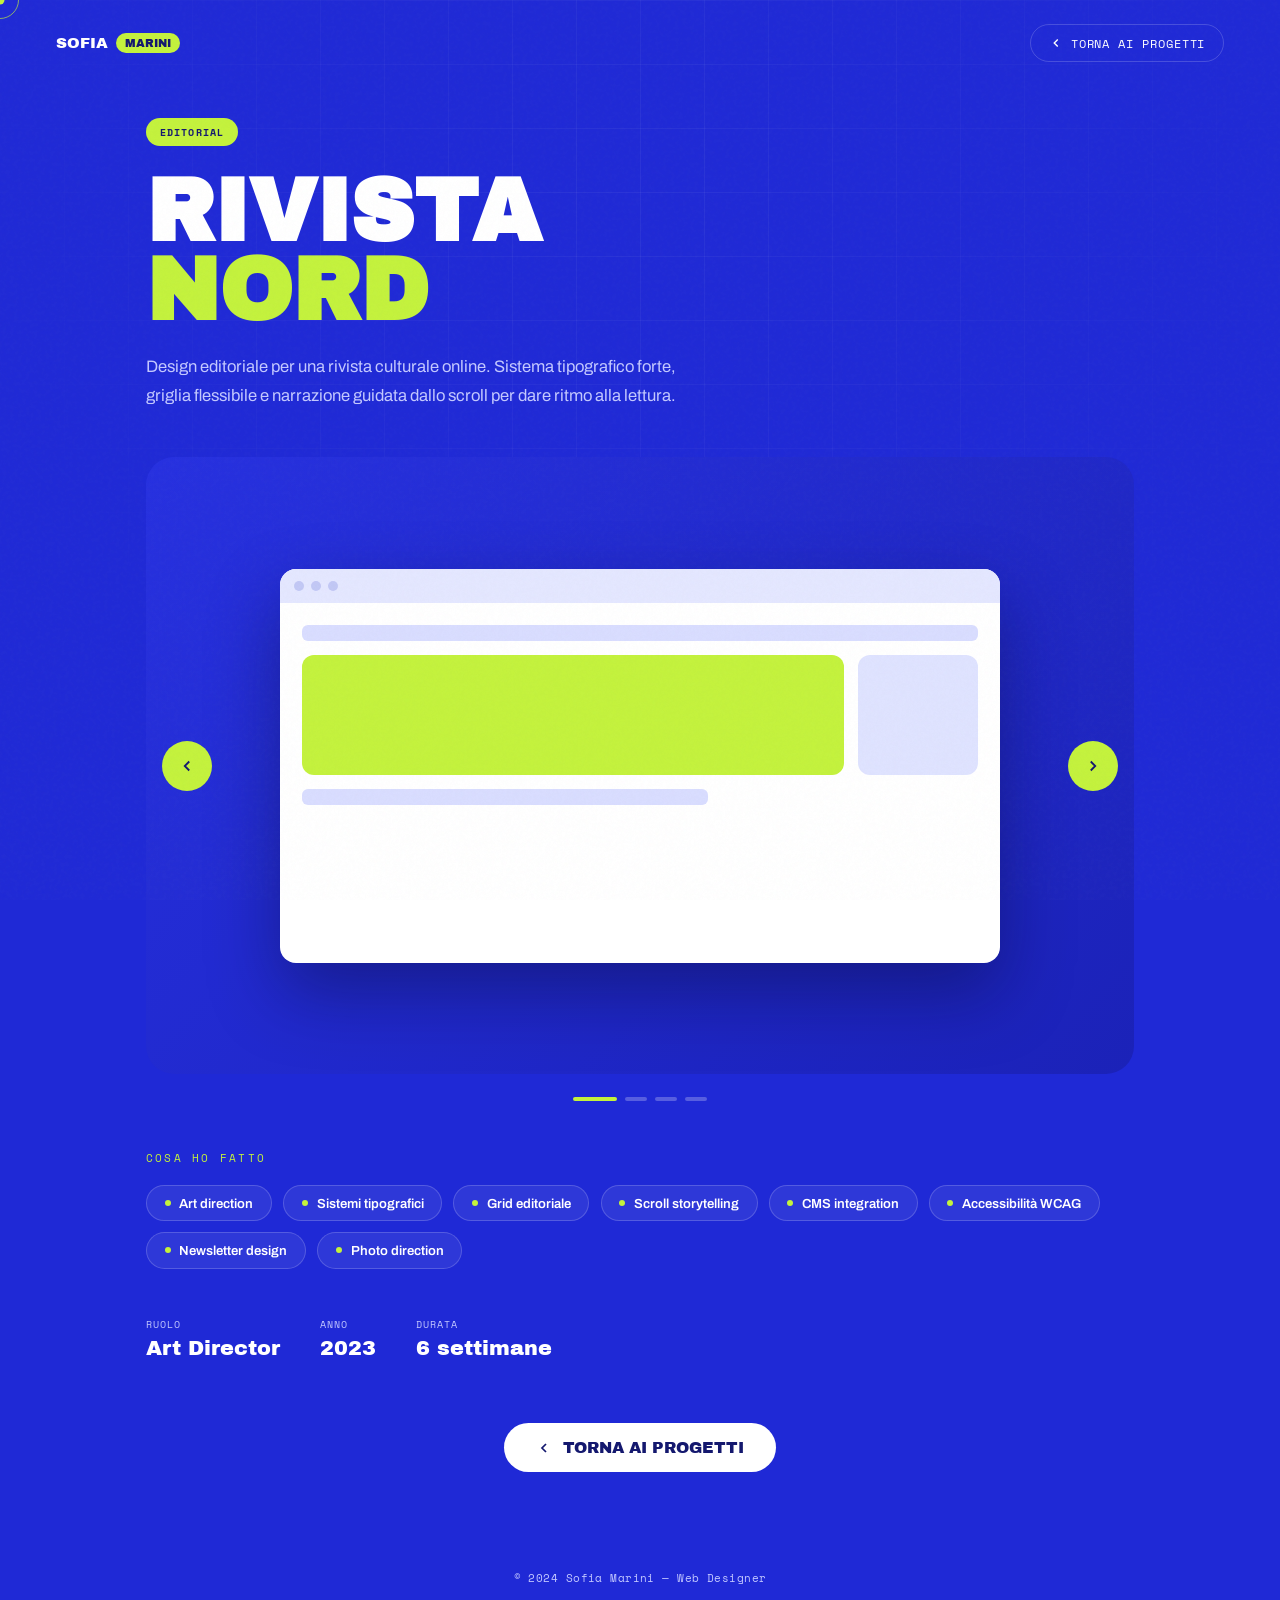
<file: progetto-3.html>
<!DOCTYPE html>
<html lang="it">
<head>
<meta charset="UTF-8">
<meta name="viewport" content="width=device-width, initial-scale=1.0">
<title>Rivista Nord — Sofia Marini</title>
<link rel="preconnect" href="https://fonts.googleapis.com">
<link rel="preconnect" href="https://fonts.gstatic.com" crossorigin>
<link href="https://fonts.googleapis.com/css2?family=Archivo+Black&family=Archivo:wght@400;500;600;700;800;900&family=Space+Mono:wght@400;700&display=swap" rel="stylesheet">
<link rel="stylesheet" href="project.css">
</head>
<body>
<div class="cursor" id="cursor"></div>
<div class="cursor-ring" id="cursorRing"></div>

<nav>
  <a href="index.html" class="nav-logo">SOFIA <span class="badge">MARINI</span></a>
  <a href="index.html#projects" class="back-link">
    <svg viewBox="0 0 24 24"><polyline points="15 18 9 12 15 6"/></svg> Torna ai progetti
  </a>
</nav>

<main>
  <span class="proj-tag">Editorial</span>
  <h1 class="proj-title">Rivista<br><span class="lime">Nord</span></h1>
  <p class="proj-intro">Design editoriale per una rivista culturale online. Sistema tipografico forte, griglia flessibile e narrazione guidata dallo scroll per dare ritmo alla lettura.</p>

  <div class="carousel">
    <div class="carousel-window">
      <button class="carousel-btn prev" aria-label="Precedente"><svg viewBox="0 0 24 24"><polyline points="15 18 9 12 15 6"/></svg></button>
      <button class="carousel-btn next" aria-label="Successivo"><svg viewBox="0 0 24 24"><polyline points="9 18 15 12 9 6"/></svg></button>
      <div class="carousel-track">
        <div class="slide s-a">
          <div class="mockup"><div class="mockup-bar"><i></i><i></i><i></i></div><div class="mockup-body"><div class="mk-row"><div class="mk-bar mk-grow" style="width:40%"></div></div>
        <div class="mk-row"><div class="mk-block mk-grow" style="height:120px;background:#c4f23c"></div><div class="mk-block" style="width:120px;height:120px;background:#dfe3ff"></div></div>
        <div class="mk-row"><div class="mk-bar" style="width:60%"></div></div></div></div>
        </div>
        <div class="slide s-b">
          <div class="mockup"><div class="mockup-bar"><i></i><i></i><i></i></div><div class="mockup-body"><div class="mk-row"><div class="mk-block" style="width:90px;height:90px;border-radius:50%;background:#c4f23c"></div><div style="flex:1"><div class="mk-bar" style="width:70%;margin-bottom:10px"></div><div class="mk-bar" style="width:50%"></div></div></div>
        <div class="mk-row"><div class="mk-block mk-grow" style="height:80px;background:#e4e7ff"></div><div class="mk-block mk-grow" style="height:80px;background:#e4e7ff"></div><div class="mk-block mk-grow" style="height:80px;background:#1f29d6"></div></div></div></div>
        </div>
        <div class="slide s-c">
          <div class="mockup"><div class="mockup-bar"><i></i><i></i><i></i></div><div class="mockup-body"><div class="mk-row"><div class="mk-block" style="width:55%;height:150px;background:#1f29d6;border-radius:14px"></div><div style="flex:1;display:flex;flex-direction:column;gap:10px"><div class="mk-bar" style="width:100%"></div><div class="mk-bar" style="width:80%"></div><div class="mk-bar" style="width:90%"></div><div class="mk-block" style="width:120px;height:34px;background:#c4f23c;border-radius:999px;margin-top:6px"></div></div></div></div></div>
        </div>
        <div class="slide s-d">
          <div class="mockup"><div class="mockup-bar"><i></i><i></i><i></i></div><div class="mockup-body"><div class="mk-row"><div class="mk-bar mk-grow" style="width:30%"></div></div>
        <div class="mk-row"><div class="mk-block mk-grow" style="height:64px;background:#dfe3ff"></div><div class="mk-block mk-grow" style="height:64px;background:#dfe3ff"></div></div>
        <div class="mk-row"><div class="mk-block mk-grow" style="height:64px;background:#c4f23c"></div><div class="mk-block mk-grow" style="height:64px;background:#dfe3ff"></div></div></div></div>
        </div>
        
      </div>
    </div>
    <div class="carousel-dots"></div>
  </div>

  <p class="flags-label">Cosa ho fatto</p>
  <div class="flags">
    <span class="flag">Art direction</span>
    <span class="flag">Sistemi tipografici</span>
    <span class="flag">Grid editoriale</span>
    <span class="flag">Scroll storytelling</span>
    <span class="flag">CMS integration</span>
    <span class="flag">Accessibilità WCAG</span>
    <span class="flag">Newsletter design</span>
    <span class="flag">Photo direction</span>
  </div>

  <div class="facts">
    <div class="fact"><div class="k">Ruolo</div><div class="v">Art Director</div></div>
    <div class="fact"><div class="k">Anno</div><div class="v">2023</div></div>
    <div class="fact"><div class="k">Durata</div><div class="v">6 settimane</div></div>
  </div>

  <div class="back-bottom">
    <a href="index.html#projects" class="btn-back">
      <svg viewBox="0 0 24 24"><polyline points="15 18 9 12 15 6"/></svg> Torna ai progetti
    </a>
  </div>
</main>

<footer>
  <span class="footer-copy">© 2024 Sofia Marini — Web Designer</span>
</footer>

<script src="project.js"></script>
</body>
</html>
</file>
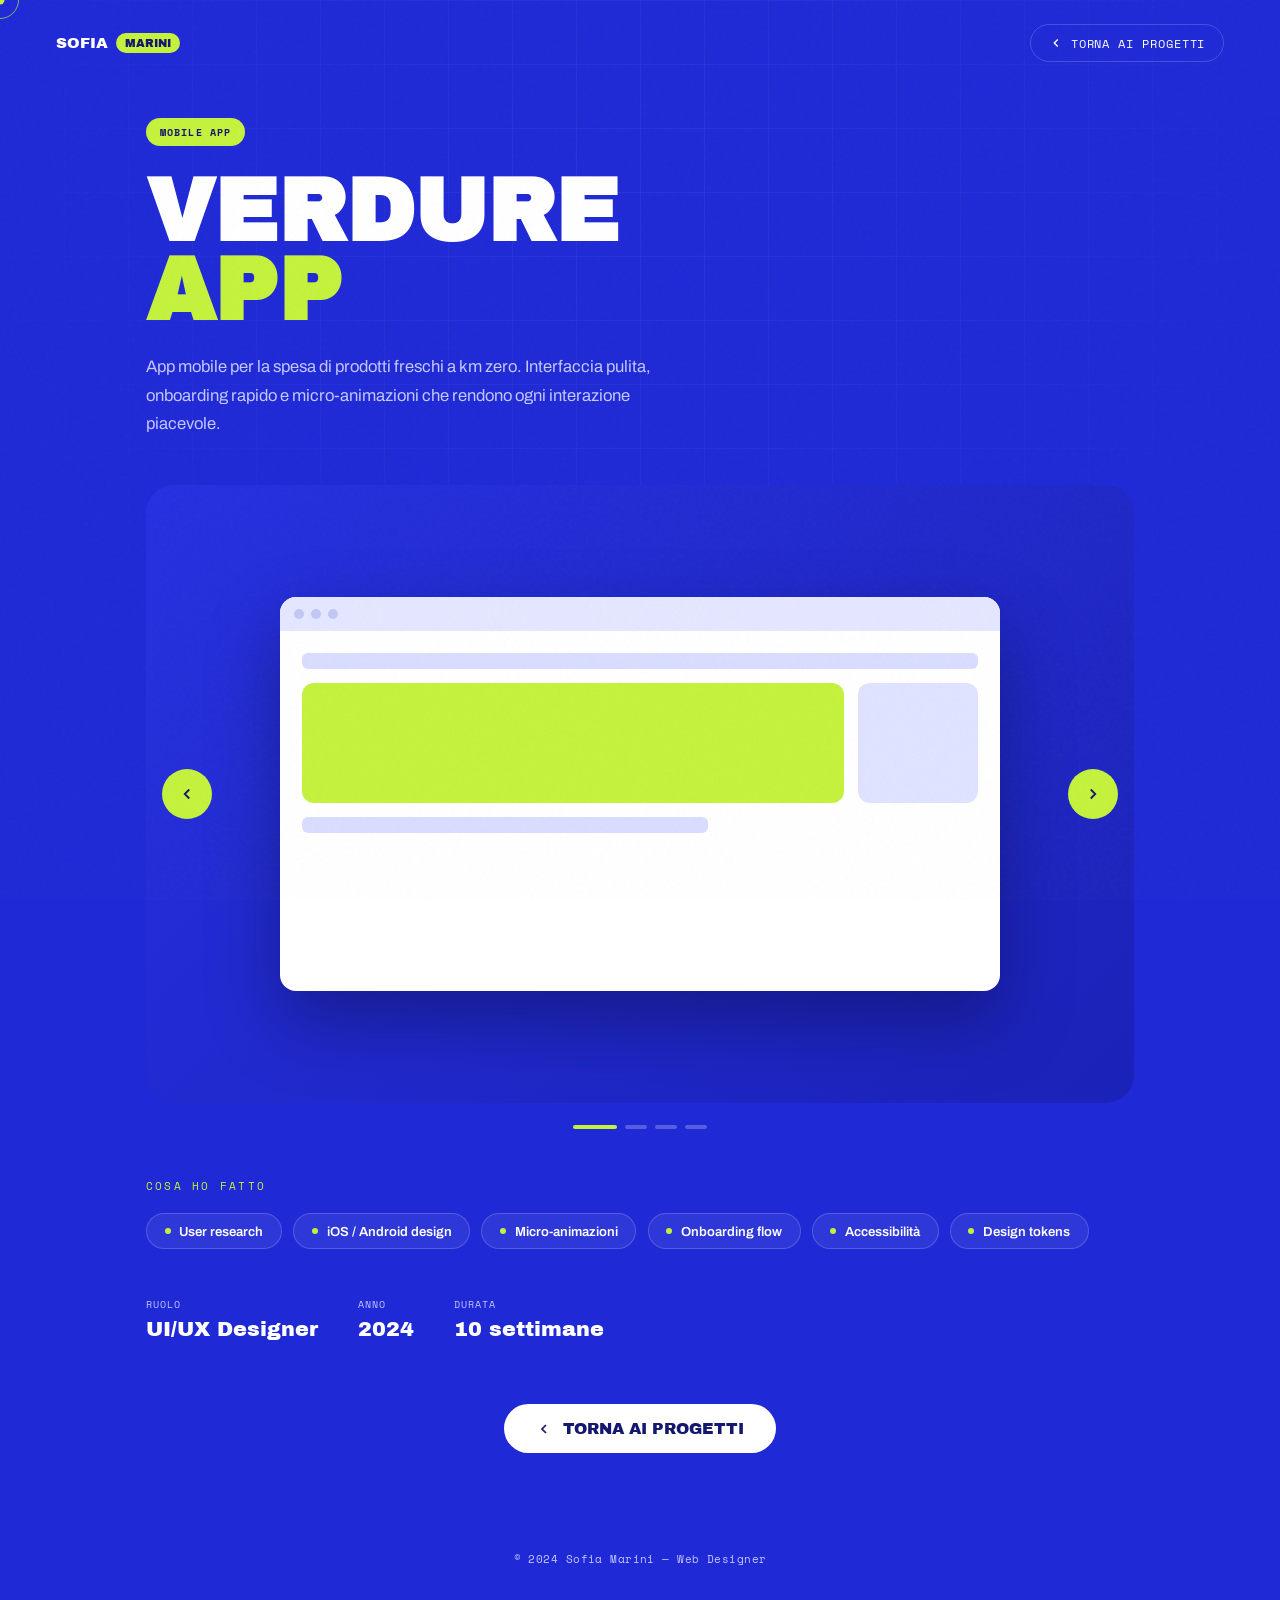
<file: progetto-4.html>
<!DOCTYPE html>
<html lang="it">
<head>
<meta charset="UTF-8">
<meta name="viewport" content="width=device-width, initial-scale=1.0">
<title>Verdure App — Sofia Marini</title>
<link rel="preconnect" href="https://fonts.googleapis.com">
<link rel="preconnect" href="https://fonts.gstatic.com" crossorigin>
<link href="https://fonts.googleapis.com/css2?family=Archivo+Black&family=Archivo:wght@400;500;600;700;800;900&family=Space+Mono:wght@400;700&display=swap" rel="stylesheet">
<link rel="stylesheet" href="project.css">
</head>
<body>
<div class="cursor" id="cursor"></div>
<div class="cursor-ring" id="cursorRing"></div>

<nav>
  <a href="index.html" class="nav-logo">SOFIA <span class="badge">MARINI</span></a>
  <a href="index.html#projects" class="back-link">
    <svg viewBox="0 0 24 24"><polyline points="15 18 9 12 15 6"/></svg> Torna ai progetti
  </a>
</nav>

<main>
  <span class="proj-tag">Mobile App</span>
  <h1 class="proj-title">Verdure<br><span class="lime">App</span></h1>
  <p class="proj-intro">App mobile per la spesa di prodotti freschi a km zero. Interfaccia pulita, onboarding rapido e micro-animazioni che rendono ogni interazione piacevole.</p>

  <div class="carousel">
    <div class="carousel-window">
      <button class="carousel-btn prev" aria-label="Precedente"><svg viewBox="0 0 24 24"><polyline points="15 18 9 12 15 6"/></svg></button>
      <button class="carousel-btn next" aria-label="Successivo"><svg viewBox="0 0 24 24"><polyline points="9 18 15 12 9 6"/></svg></button>
      <div class="carousel-track">
        <div class="slide s-a">
          <div class="mockup"><div class="mockup-bar"><i></i><i></i><i></i></div><div class="mockup-body"><div class="mk-row"><div class="mk-bar mk-grow" style="width:40%"></div></div>
        <div class="mk-row"><div class="mk-block mk-grow" style="height:120px;background:#c4f23c"></div><div class="mk-block" style="width:120px;height:120px;background:#dfe3ff"></div></div>
        <div class="mk-row"><div class="mk-bar" style="width:60%"></div></div></div></div>
        </div>
        <div class="slide s-b">
          <div class="mockup"><div class="mockup-bar"><i></i><i></i><i></i></div><div class="mockup-body"><div class="mk-row"><div class="mk-block" style="width:90px;height:90px;border-radius:50%;background:#c4f23c"></div><div style="flex:1"><div class="mk-bar" style="width:70%;margin-bottom:10px"></div><div class="mk-bar" style="width:50%"></div></div></div>
        <div class="mk-row"><div class="mk-block mk-grow" style="height:80px;background:#e4e7ff"></div><div class="mk-block mk-grow" style="height:80px;background:#e4e7ff"></div><div class="mk-block mk-grow" style="height:80px;background:#1f29d6"></div></div></div></div>
        </div>
        <div class="slide s-c">
          <div class="mockup"><div class="mockup-bar"><i></i><i></i><i></i></div><div class="mockup-body"><div class="mk-row"><div class="mk-block" style="width:55%;height:150px;background:#1f29d6;border-radius:14px"></div><div style="flex:1;display:flex;flex-direction:column;gap:10px"><div class="mk-bar" style="width:100%"></div><div class="mk-bar" style="width:80%"></div><div class="mk-bar" style="width:90%"></div><div class="mk-block" style="width:120px;height:34px;background:#c4f23c;border-radius:999px;margin-top:6px"></div></div></div></div></div>
        </div>
        <div class="slide s-d">
          <div class="mockup"><div class="mockup-bar"><i></i><i></i><i></i></div><div class="mockup-body"><div class="mk-row"><div class="mk-bar mk-grow" style="width:30%"></div></div>
        <div class="mk-row"><div class="mk-block mk-grow" style="height:64px;background:#dfe3ff"></div><div class="mk-block mk-grow" style="height:64px;background:#dfe3ff"></div></div>
        <div class="mk-row"><div class="mk-block mk-grow" style="height:64px;background:#c4f23c"></div><div class="mk-block mk-grow" style="height:64px;background:#dfe3ff"></div></div></div></div>
        </div>
        
      </div>
    </div>
    <div class="carousel-dots"></div>
  </div>

  <p class="flags-label">Cosa ho fatto</p>
  <div class="flags">
    <span class="flag">User research</span>
    <span class="flag">iOS / Android design</span>
    <span class="flag">Micro-animazioni</span>
    <span class="flag">Onboarding flow</span>
    <span class="flag">Accessibilità</span>
    <span class="flag">Design tokens</span>
  </div>

  <div class="facts">
    <div class="fact"><div class="k">Ruolo</div><div class="v">UI/UX Designer</div></div>
    <div class="fact"><div class="k">Anno</div><div class="v">2024</div></div>
    <div class="fact"><div class="k">Durata</div><div class="v">10 settimane</div></div>
  </div>

  <div class="back-bottom">
    <a href="index.html#projects" class="btn-back">
      <svg viewBox="0 0 24 24"><polyline points="15 18 9 12 15 6"/></svg> Torna ai progetti
    </a>
  </div>
</main>

<footer>
  <span class="footer-copy">© 2024 Sofia Marini — Web Designer</span>
</footer>

<script src="project.js"></script>
</body>
</html>
</file>
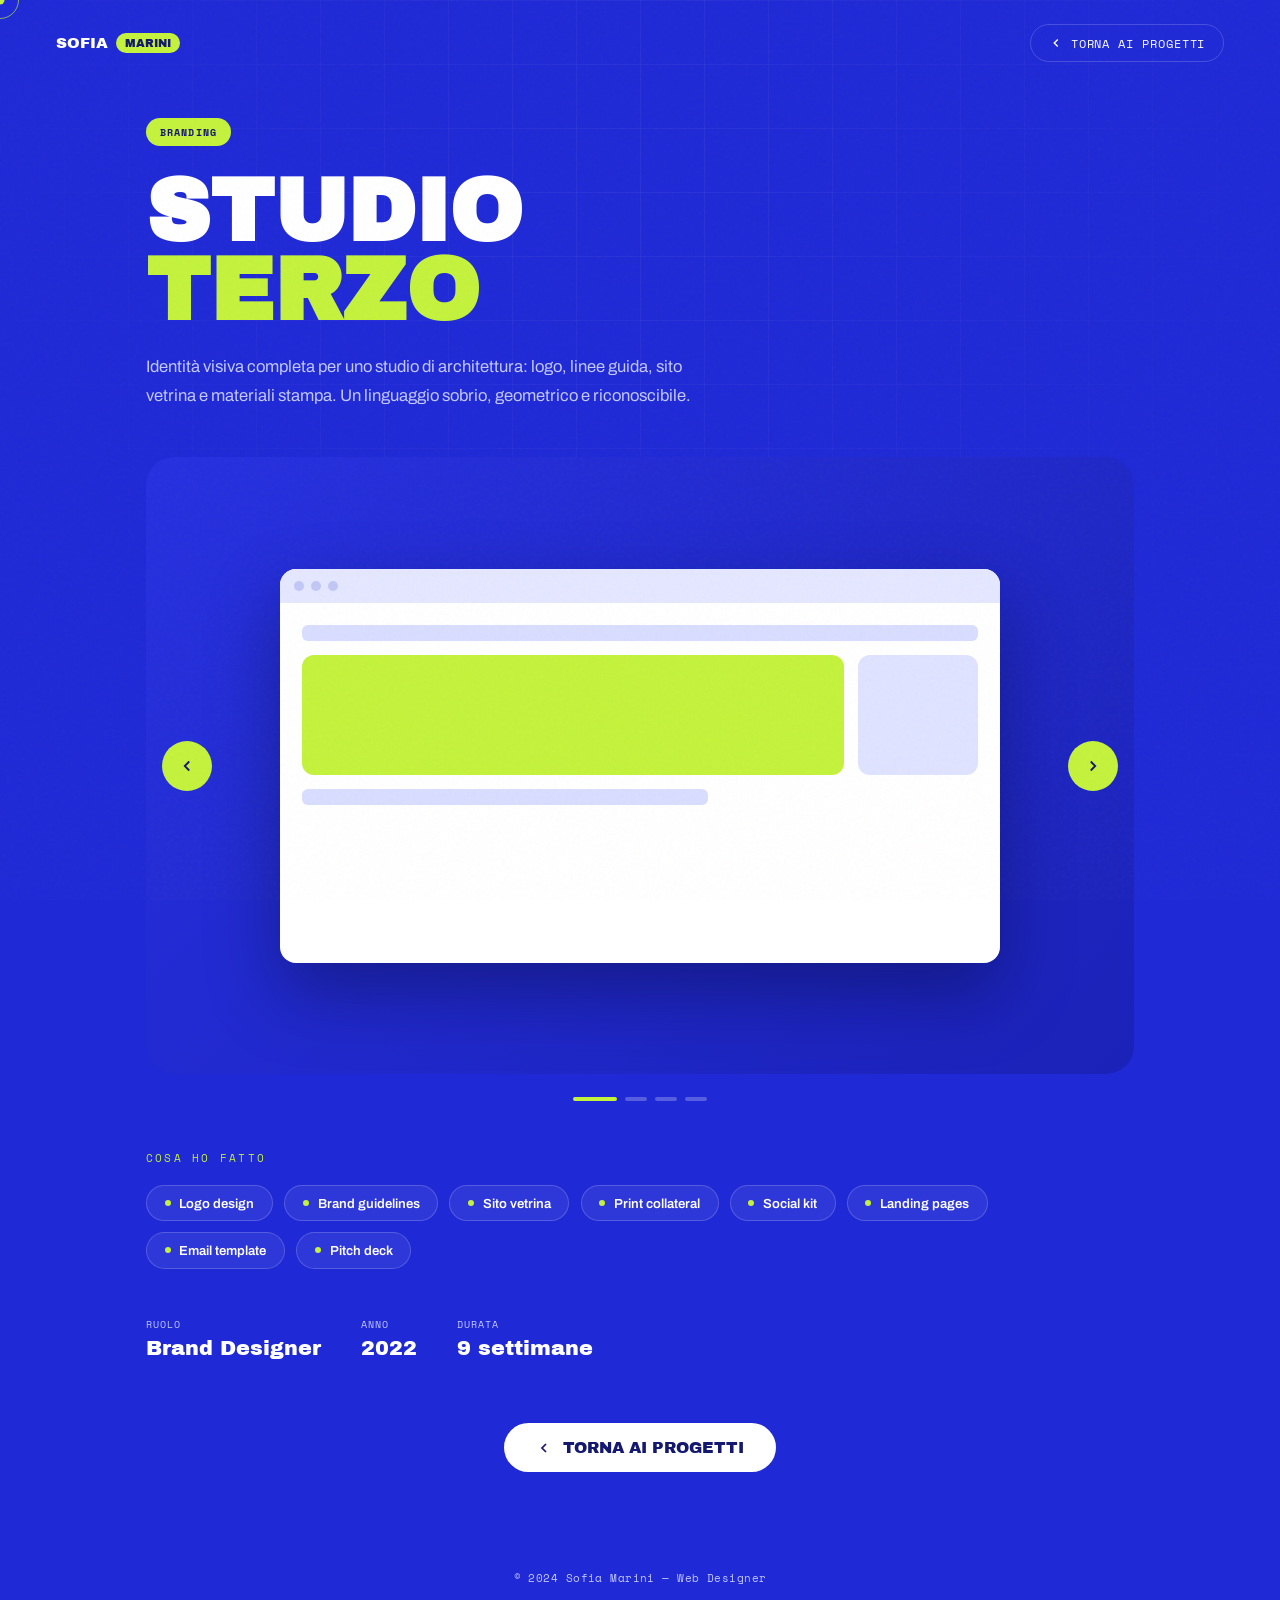
<file: progetto-5.html>
<!DOCTYPE html>
<html lang="it">
<head>
<meta charset="UTF-8">
<meta name="viewport" content="width=device-width, initial-scale=1.0">
<title>Studio Terzo — Sofia Marini</title>
<link rel="preconnect" href="https://fonts.googleapis.com">
<link rel="preconnect" href="https://fonts.gstatic.com" crossorigin>
<link href="https://fonts.googleapis.com/css2?family=Archivo+Black&family=Archivo:wght@400;500;600;700;800;900&family=Space+Mono:wght@400;700&display=swap" rel="stylesheet">
<link rel="stylesheet" href="project.css">
</head>
<body>
<div class="cursor" id="cursor"></div>
<div class="cursor-ring" id="cursorRing"></div>

<nav>
  <a href="index.html" class="nav-logo">SOFIA <span class="badge">MARINI</span></a>
  <a href="index.html#projects" class="back-link">
    <svg viewBox="0 0 24 24"><polyline points="15 18 9 12 15 6"/></svg> Torna ai progetti
  </a>
</nav>

<main>
  <span class="proj-tag">Branding</span>
  <h1 class="proj-title">Studio<br><span class="lime">Terzo</span></h1>
  <p class="proj-intro">Identità visiva completa per uno studio di architettura: logo, linee guida, sito vetrina e materiali stampa. Un linguaggio sobrio, geometrico e riconoscibile.</p>

  <div class="carousel">
    <div class="carousel-window">
      <button class="carousel-btn prev" aria-label="Precedente"><svg viewBox="0 0 24 24"><polyline points="15 18 9 12 15 6"/></svg></button>
      <button class="carousel-btn next" aria-label="Successivo"><svg viewBox="0 0 24 24"><polyline points="9 18 15 12 9 6"/></svg></button>
      <div class="carousel-track">
        <div class="slide s-a">
          <div class="mockup"><div class="mockup-bar"><i></i><i></i><i></i></div><div class="mockup-body"><div class="mk-row"><div class="mk-bar mk-grow" style="width:40%"></div></div>
        <div class="mk-row"><div class="mk-block mk-grow" style="height:120px;background:#c4f23c"></div><div class="mk-block" style="width:120px;height:120px;background:#dfe3ff"></div></div>
        <div class="mk-row"><div class="mk-bar" style="width:60%"></div></div></div></div>
        </div>
        <div class="slide s-b">
          <div class="mockup"><div class="mockup-bar"><i></i><i></i><i></i></div><div class="mockup-body"><div class="mk-row"><div class="mk-block" style="width:90px;height:90px;border-radius:50%;background:#c4f23c"></div><div style="flex:1"><div class="mk-bar" style="width:70%;margin-bottom:10px"></div><div class="mk-bar" style="width:50%"></div></div></div>
        <div class="mk-row"><div class="mk-block mk-grow" style="height:80px;background:#e4e7ff"></div><div class="mk-block mk-grow" style="height:80px;background:#e4e7ff"></div><div class="mk-block mk-grow" style="height:80px;background:#1f29d6"></div></div></div></div>
        </div>
        <div class="slide s-c">
          <div class="mockup"><div class="mockup-bar"><i></i><i></i><i></i></div><div class="mockup-body"><div class="mk-row"><div class="mk-block" style="width:55%;height:150px;background:#1f29d6;border-radius:14px"></div><div style="flex:1;display:flex;flex-direction:column;gap:10px"><div class="mk-bar" style="width:100%"></div><div class="mk-bar" style="width:80%"></div><div class="mk-bar" style="width:90%"></div><div class="mk-block" style="width:120px;height:34px;background:#c4f23c;border-radius:999px;margin-top:6px"></div></div></div></div></div>
        </div>
        <div class="slide s-d">
          <div class="mockup"><div class="mockup-bar"><i></i><i></i><i></i></div><div class="mockup-body"><div class="mk-row"><div class="mk-bar mk-grow" style="width:30%"></div></div>
        <div class="mk-row"><div class="mk-block mk-grow" style="height:64px;background:#dfe3ff"></div><div class="mk-block mk-grow" style="height:64px;background:#dfe3ff"></div></div>
        <div class="mk-row"><div class="mk-block mk-grow" style="height:64px;background:#c4f23c"></div><div class="mk-block mk-grow" style="height:64px;background:#dfe3ff"></div></div></div></div>
        </div>
        
      </div>
    </div>
    <div class="carousel-dots"></div>
  </div>

  <p class="flags-label">Cosa ho fatto</p>
  <div class="flags">
    <span class="flag">Logo design</span>
    <span class="flag">Brand guidelines</span>
    <span class="flag">Sito vetrina</span>
    <span class="flag">Print collateral</span>
    <span class="flag">Social kit</span>
    <span class="flag">Landing pages</span>
    <span class="flag">Email template</span>
    <span class="flag">Pitch deck</span>
  </div>

  <div class="facts">
    <div class="fact"><div class="k">Ruolo</div><div class="v">Brand Designer</div></div>
    <div class="fact"><div class="k">Anno</div><div class="v">2022</div></div>
    <div class="fact"><div class="k">Durata</div><div class="v">9 settimane</div></div>
  </div>

  <div class="back-bottom">
    <a href="index.html#projects" class="btn-back">
      <svg viewBox="0 0 24 24"><polyline points="15 18 9 12 15 6"/></svg> Torna ai progetti
    </a>
  </div>
</main>

<footer>
  <span class="footer-copy">© 2024 Sofia Marini — Web Designer</span>
</footer>

<script src="project.js"></script>
</body>
</html>
</file>
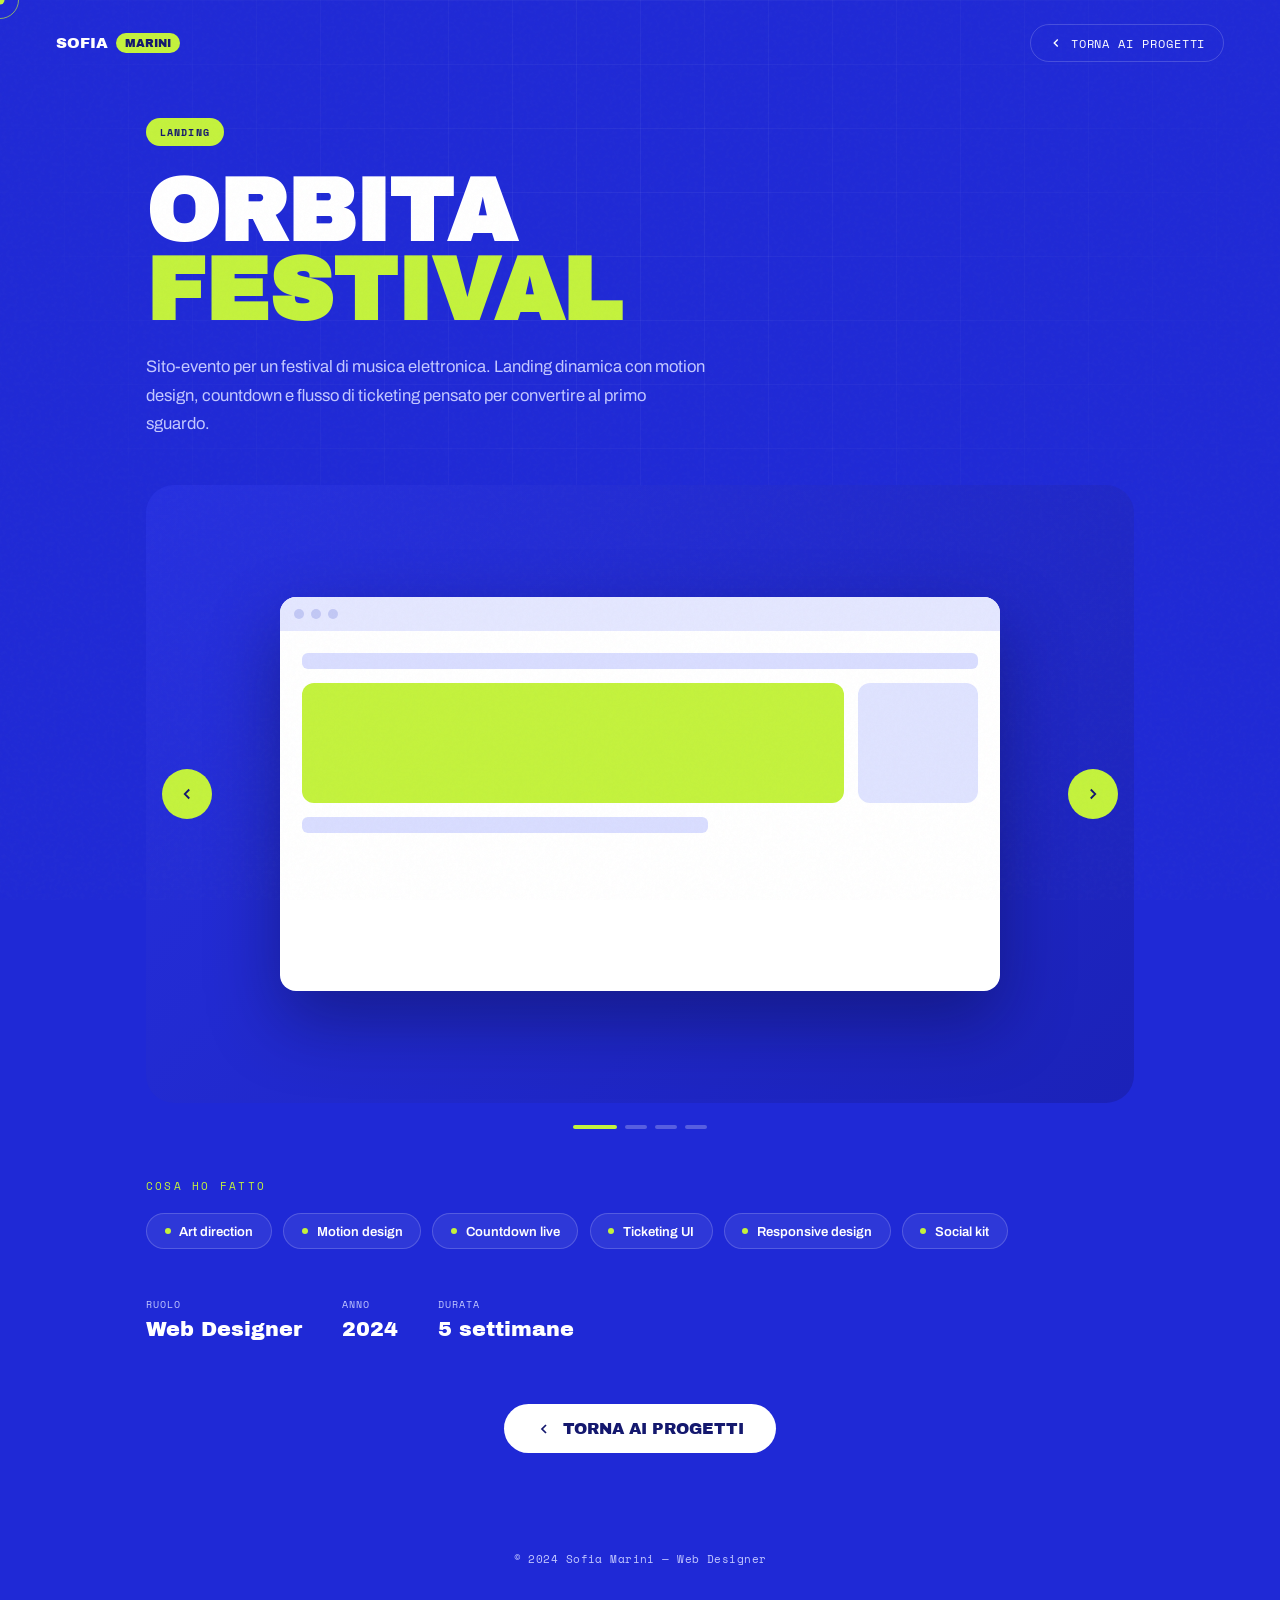
<file: progetto-6.html>
<!DOCTYPE html>
<html lang="it">
<head>
<meta charset="UTF-8">
<meta name="viewport" content="width=device-width, initial-scale=1.0">
<title>Orbita Festival — Sofia Marini</title>
<link rel="preconnect" href="https://fonts.googleapis.com">
<link rel="preconnect" href="https://fonts.gstatic.com" crossorigin>
<link href="https://fonts.googleapis.com/css2?family=Archivo+Black&family=Archivo:wght@400;500;600;700;800;900&family=Space+Mono:wght@400;700&display=swap" rel="stylesheet">
<link rel="stylesheet" href="project.css">
</head>
<body>
<div class="cursor" id="cursor"></div>
<div class="cursor-ring" id="cursorRing"></div>

<nav>
  <a href="index.html" class="nav-logo">SOFIA <span class="badge">MARINI</span></a>
  <a href="index.html#projects" class="back-link">
    <svg viewBox="0 0 24 24"><polyline points="15 18 9 12 15 6"/></svg> Torna ai progetti
  </a>
</nav>

<main>
  <span class="proj-tag">Landing</span>
  <h1 class="proj-title">Orbita<br><span class="lime">Festival</span></h1>
  <p class="proj-intro">Sito-evento per un festival di musica elettronica. Landing dinamica con motion design, countdown e flusso di ticketing pensato per convertire al primo sguardo.</p>

  <div class="carousel">
    <div class="carousel-window">
      <button class="carousel-btn prev" aria-label="Precedente"><svg viewBox="0 0 24 24"><polyline points="15 18 9 12 15 6"/></svg></button>
      <button class="carousel-btn next" aria-label="Successivo"><svg viewBox="0 0 24 24"><polyline points="9 18 15 12 9 6"/></svg></button>
      <div class="carousel-track">
        <div class="slide s-a">
          <div class="mockup"><div class="mockup-bar"><i></i><i></i><i></i></div><div class="mockup-body"><div class="mk-row"><div class="mk-bar mk-grow" style="width:40%"></div></div>
        <div class="mk-row"><div class="mk-block mk-grow" style="height:120px;background:#c4f23c"></div><div class="mk-block" style="width:120px;height:120px;background:#dfe3ff"></div></div>
        <div class="mk-row"><div class="mk-bar" style="width:60%"></div></div></div></div>
        </div>
        <div class="slide s-b">
          <div class="mockup"><div class="mockup-bar"><i></i><i></i><i></i></div><div class="mockup-body"><div class="mk-row"><div class="mk-block" style="width:90px;height:90px;border-radius:50%;background:#c4f23c"></div><div style="flex:1"><div class="mk-bar" style="width:70%;margin-bottom:10px"></div><div class="mk-bar" style="width:50%"></div></div></div>
        <div class="mk-row"><div class="mk-block mk-grow" style="height:80px;background:#e4e7ff"></div><div class="mk-block mk-grow" style="height:80px;background:#e4e7ff"></div><div class="mk-block mk-grow" style="height:80px;background:#1f29d6"></div></div></div></div>
        </div>
        <div class="slide s-c">
          <div class="mockup"><div class="mockup-bar"><i></i><i></i><i></i></div><div class="mockup-body"><div class="mk-row"><div class="mk-block" style="width:55%;height:150px;background:#1f29d6;border-radius:14px"></div><div style="flex:1;display:flex;flex-direction:column;gap:10px"><div class="mk-bar" style="width:100%"></div><div class="mk-bar" style="width:80%"></div><div class="mk-bar" style="width:90%"></div><div class="mk-block" style="width:120px;height:34px;background:#c4f23c;border-radius:999px;margin-top:6px"></div></div></div></div></div>
        </div>
        <div class="slide s-d">
          <div class="mockup"><div class="mockup-bar"><i></i><i></i><i></i></div><div class="mockup-body"><div class="mk-row"><div class="mk-bar mk-grow" style="width:30%"></div></div>
        <div class="mk-row"><div class="mk-block mk-grow" style="height:64px;background:#dfe3ff"></div><div class="mk-block mk-grow" style="height:64px;background:#dfe3ff"></div></div>
        <div class="mk-row"><div class="mk-block mk-grow" style="height:64px;background:#c4f23c"></div><div class="mk-block mk-grow" style="height:64px;background:#dfe3ff"></div></div></div></div>
        </div>
        
      </div>
    </div>
    <div class="carousel-dots"></div>
  </div>

  <p class="flags-label">Cosa ho fatto</p>
  <div class="flags">
    <span class="flag">Art direction</span>
    <span class="flag">Motion design</span>
    <span class="flag">Countdown live</span>
    <span class="flag">Ticketing UI</span>
    <span class="flag">Responsive design</span>
    <span class="flag">Social kit</span>
  </div>

  <div class="facts">
    <div class="fact"><div class="k">Ruolo</div><div class="v">Web Designer</div></div>
    <div class="fact"><div class="k">Anno</div><div class="v">2024</div></div>
    <div class="fact"><div class="k">Durata</div><div class="v">5 settimane</div></div>
  </div>

  <div class="back-bottom">
    <a href="index.html#projects" class="btn-back">
      <svg viewBox="0 0 24 24"><polyline points="15 18 9 12 15 6"/></svg> Torna ai progetti
    </a>
  </div>
</main>

<footer>
  <span class="footer-copy">© 2024 Sofia Marini — Web Designer</span>
</footer>

<script src="project.js"></script>
</body>
</html>
</file>
<file: project.css>
*, *::before, *::after { margin: 0; padding: 0; box-sizing: border-box; }

:root {
  --bg: #1f29d6;
  --lime: #c4f23c;
  --white: #ffffff;
  --soft-dim: #c3c8ff;
  --card: #eef0ff;
  --ink: #14186e;
  --line: rgba(255,255,255,0.18);
  --line-hover: rgba(255,255,255,0.4);
  --display: 'Archivo Black', system-ui, sans-serif;
  --sans: 'Archivo', system-ui, sans-serif;
  --mono: 'Space Mono', monospace;
}

html { scroll-behavior: smooth; }
body {
  background: var(--bg);
  color: var(--white);
  font-family: var(--sans);
  overflow-x: hidden;
  cursor: none;
  min-height: 100vh;
}

/* Custom cursor */
.cursor { position: fixed; width: 9px; height: 9px; background: var(--lime); border-radius: 50%; pointer-events: none; z-index: 9999; transform: translate(-50%, -50%); transition: width .3s, height .3s; }
.cursor-ring { position: fixed; width: 38px; height: 38px; border: 1.5px solid var(--lime); border-radius: 50%; pointer-events: none; z-index: 9998; transform: translate(-50%, -50%); transition: transform .18s ease-out, width .3s, height .3s, opacity .3s; opacity: .65; }
.cursor.hover { width: 16px; height: 16px; }
.cursor-ring.hover { width: 60px; height: 60px; opacity: .35; }

/* Grid + noise atmosphere */
body::before {
  content: ''; position: fixed; inset: 0; z-index: 0; pointer-events: none;
  background-image: linear-gradient(rgba(255,255,255,.05) 1px, transparent 1px), linear-gradient(90deg, rgba(255,255,255,.05) 1px, transparent 1px);
  background-size: 64px 64px; mask-image: radial-gradient(circle at 50% 20%, #000 0%, transparent 75%);
}
body::after {
  content: ''; position: fixed; inset: 0; z-index: 9000; pointer-events: none; opacity: .5;
  background-image: url("data:image/svg+xml,%3Csvg viewBox='0 0 256 256' xmlns='http://www.w3.org/2000/svg'%3E%3Cfilter id='n'%3E%3CfeTurbulence type='fractalNoise' baseFrequency='0.9' numOctaves='4' stitchTiles='stitch'/%3E%3C/filter%3E%3Crect width='100%25' height='100%25' filter='url(%23n)' opacity='0.05'/%3E%3C/svg%3E");
}
nav, main, footer { position: relative; z-index: 1; }

/* NAV */
nav { display: flex; justify-content: space-between; align-items: center; padding: 1.5rem 3.5rem; }
.nav-logo { display: inline-flex; align-items: center; gap: .5rem; font-family: var(--display); font-size: .95rem; color: var(--white); text-decoration: none; }
.nav-logo .badge { background: var(--lime); color: var(--ink); font-family: var(--display); font-size: .7rem; padding: .25rem .55rem; border-radius: 999px; }
.back-link {
  display: inline-flex; align-items: center; gap: .5rem; font-family: var(--mono);
  font-size: .72rem; letter-spacing: .08em; text-transform: uppercase; color: var(--white);
  text-decoration: none; border: 1.5px solid var(--line); padding: .6rem 1.1rem; border-radius: 999px;
  transition: background .3s, color .3s, border-color .3s;
}
.back-link:hover { background: var(--lime); color: var(--ink); border-color: var(--lime); }
.back-link svg { width: 14px; height: 14px; stroke: currentColor; fill: none; stroke-width: 2.4; }

/* HEADER */
main { padding: 2rem 3.5rem 4rem; max-width: 1100px; margin: 0 auto; }
.proj-tag { display: inline-block; font-family: var(--mono); font-size: .64rem; letter-spacing: .1em; text-transform: uppercase; background: var(--lime); color: var(--ink); padding: .4rem .9rem; border-radius: 999px; font-weight: 700; margin-bottom: 1.6rem; }
.proj-title { font-family: var(--display); font-size: clamp(2.6rem, 7vw, 5.5rem); line-height: .9; text-transform: uppercase; margin-bottom: 1.4rem; }
.proj-title .lime { color: var(--lime); }
.proj-intro { max-width: 560px; font-size: 1.04rem; line-height: 1.7; color: var(--soft-dim); }

/* CAROUSEL */
.carousel { margin: 3rem 0 2rem; }
.carousel-window { position: relative; overflow: hidden; border-radius: 28px; }
.carousel-track { display: flex; transition: transform .6s cubic-bezier(.4,0,.2,1); }
.slide { flex: 0 0 100%; aspect-ratio: 16/10; display: flex; align-items: center; justify-content: center; padding: 2.5rem; }

/* CSS browser-mockup inside each slide */
.mockup { width: 100%; max-width: 720px; background: #fff; border-radius: 16px; overflow: hidden; box-shadow: 0 30px 70px rgba(8,10,50,.4); }
.mockup-bar { height: 34px; background: #e4e7ff; display: flex; align-items: center; gap: 7px; padding: 0 14px; }
.mockup-bar i { width: 10px; height: 10px; border-radius: 50%; background: #c2c8f5; display: block; }
.mockup-body { aspect-ratio: 16/8; padding: 22px; display: flex; flex-direction: column; gap: 14px; }
.mk-row { display: flex; gap: 14px; }
.mk-bar { height: 16px; border-radius: 6px; background: #d9ddff; }
.mk-block { border-radius: 12px; }
.mk-grow { flex: 1; }

/* slide background tints */
.s-a { background: linear-gradient(135deg,#2630e0,#1b22b8); }
.s-b { background: linear-gradient(135deg,#162a8f,#283bd6); }
.s-c { background: linear-gradient(135deg,#1f29d6,#3a2bb0); }
.s-d { background: linear-gradient(135deg,#23309e,#1f29d6); }

/* carousel controls */
.carousel-btn { position: absolute; top: 50%; transform: translateY(-50%); width: 50px; height: 50px; border: none; background: var(--lime); border-radius: 50%; cursor: pointer; display: flex; align-items: center; justify-content: center; z-index: 5; transition: transform .25s; }
.carousel-btn:hover { transform: translateY(-50%) scale(1.08); }
.carousel-btn svg { width: 18px; height: 18px; stroke: var(--ink); fill: none; stroke-width: 2.4; }
.carousel-btn.prev { left: 1rem; }
.carousel-btn.next { right: 1rem; }
.carousel-dots { display: flex; justify-content: center; gap: .5rem; margin-top: 1.4rem; }
.dot { width: 22px; height: 4px; border-radius: 999px; background: rgba(255,255,255,.25); cursor: pointer; transition: width .3s, background .3s; }
.dot.active { width: 44px; background: var(--lime); }

/* FLAGS */
.flags-label { font-family: var(--mono); font-size: .7rem; letter-spacing: .2em; text-transform: uppercase; color: var(--lime); margin: 3rem 0 1.2rem; }
.flags { display: flex; flex-wrap: wrap; gap: .7rem; }
.flag { font-family: var(--sans); font-weight: 600; font-size: .82rem; color: var(--white); background: rgba(255,255,255,.07); border: 1px solid var(--line); padding: .6rem 1.1rem; border-radius: 999px; display: inline-flex; align-items: center; gap: .55rem; }
.flag::before { content: ''; width: 6px; height: 6px; border-radius: 50%; background: var(--lime); }

/* facts */
.facts { display: flex; gap: 2.5rem; flex-wrap: wrap; margin: 3rem 0 0; }
.fact .k { font-family: var(--mono); font-size: .62rem; letter-spacing: .1em; text-transform: uppercase; color: var(--soft-dim); }
.fact .v { font-family: var(--display); font-size: 1.3rem; color: var(--white); margin-top: .35rem; }

/* bottom back button */
.back-bottom { margin: 4rem 0 0; text-align: center; }
.btn-back {
  display: inline-flex; align-items: center; gap: .7rem; font-family: var(--display);
  font-size: 1rem; text-transform: uppercase; background: var(--white); color: var(--ink);
  text-decoration: none; padding: 1rem 2rem; border-radius: 999px; transition: background .3s, transform .3s;
}
.btn-back:hover { background: var(--lime); transform: translateY(-3px); }
.btn-back svg { width: 16px; height: 16px; stroke: currentColor; fill: none; stroke-width: 2.6; }

footer { padding: 2rem 3.5rem 2.5rem; text-align: center; }
.footer-copy { font-family: var(--mono); font-size: .68rem; color: var(--soft-dim); letter-spacing: .04em; }

@media (max-width: 860px) {
  nav { padding: 1.2rem 1.5rem; }
  main { padding: 1.5rem 1.5rem 3rem; }
  .slide { padding: 1.2rem; }
  .facts { gap: 1.5rem; }
  body { cursor: auto; }
  .cursor, .cursor-ring { display: none; }
}
</file>
